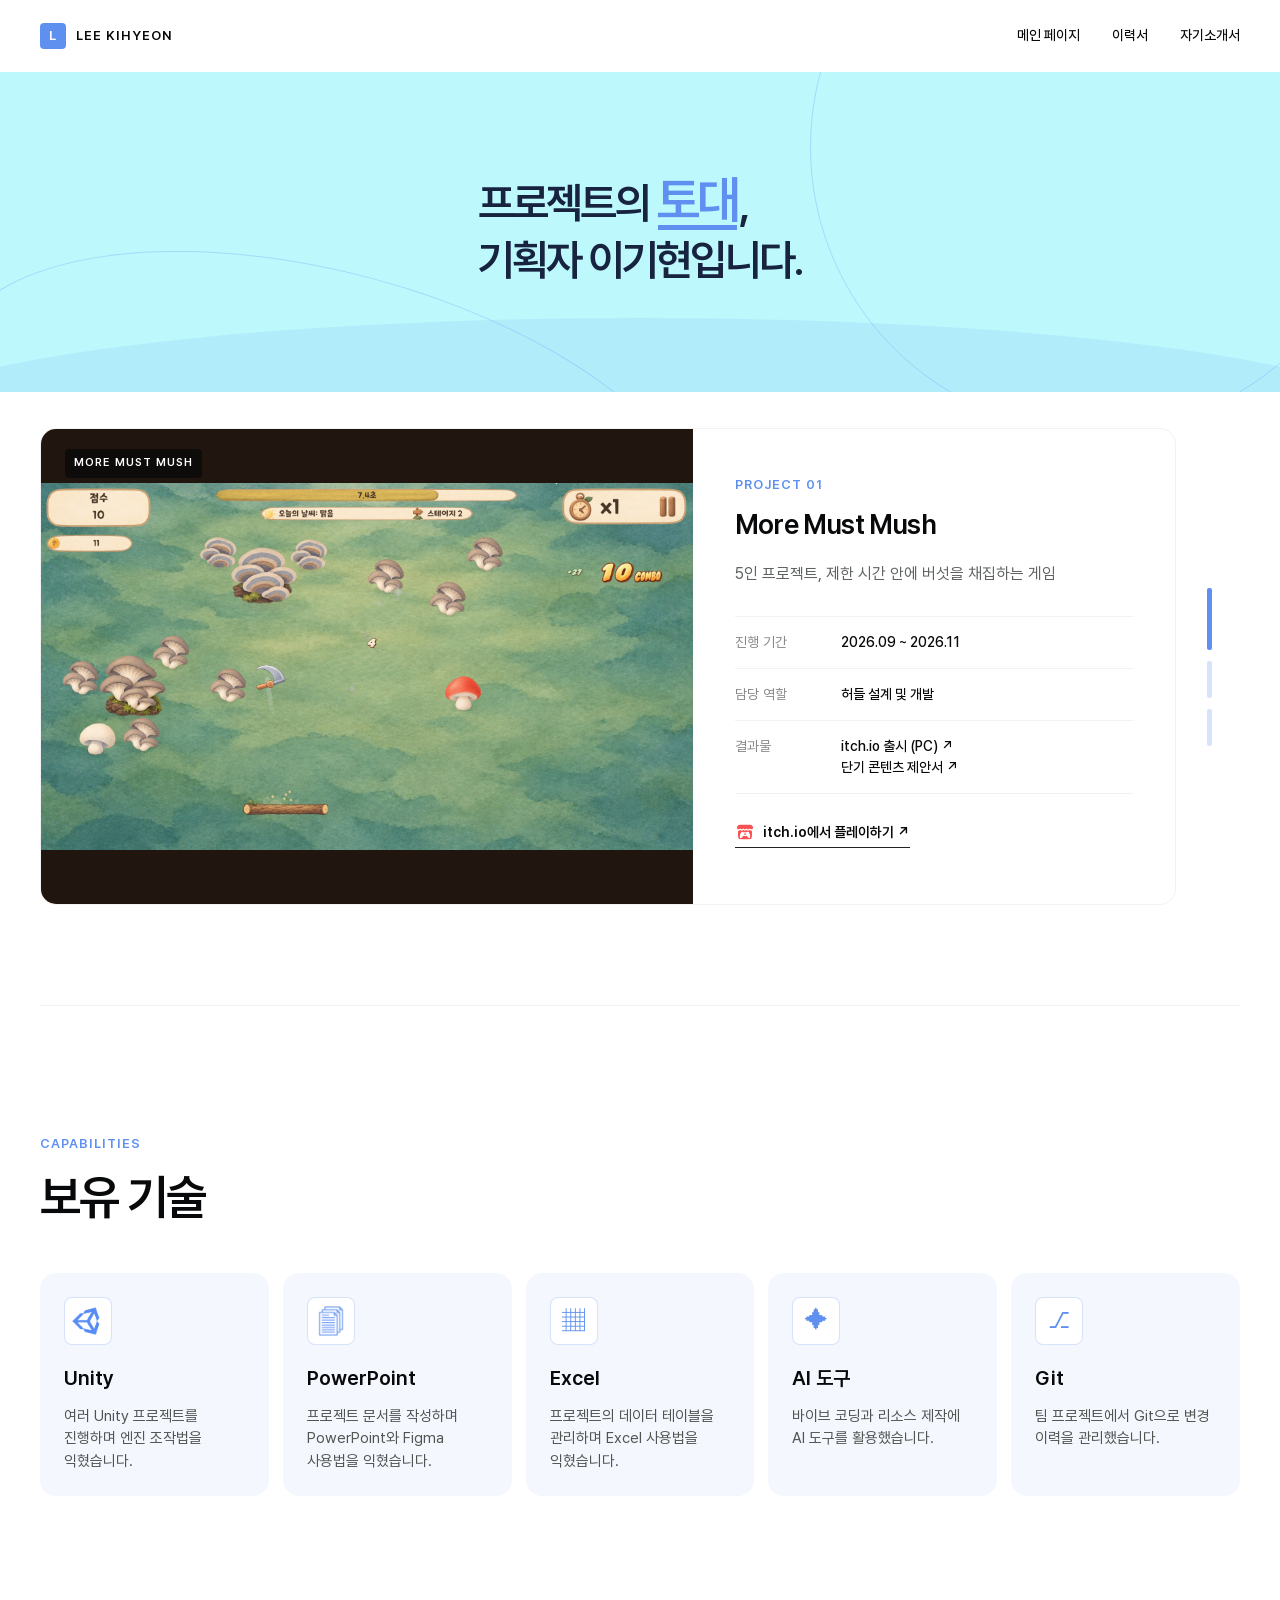
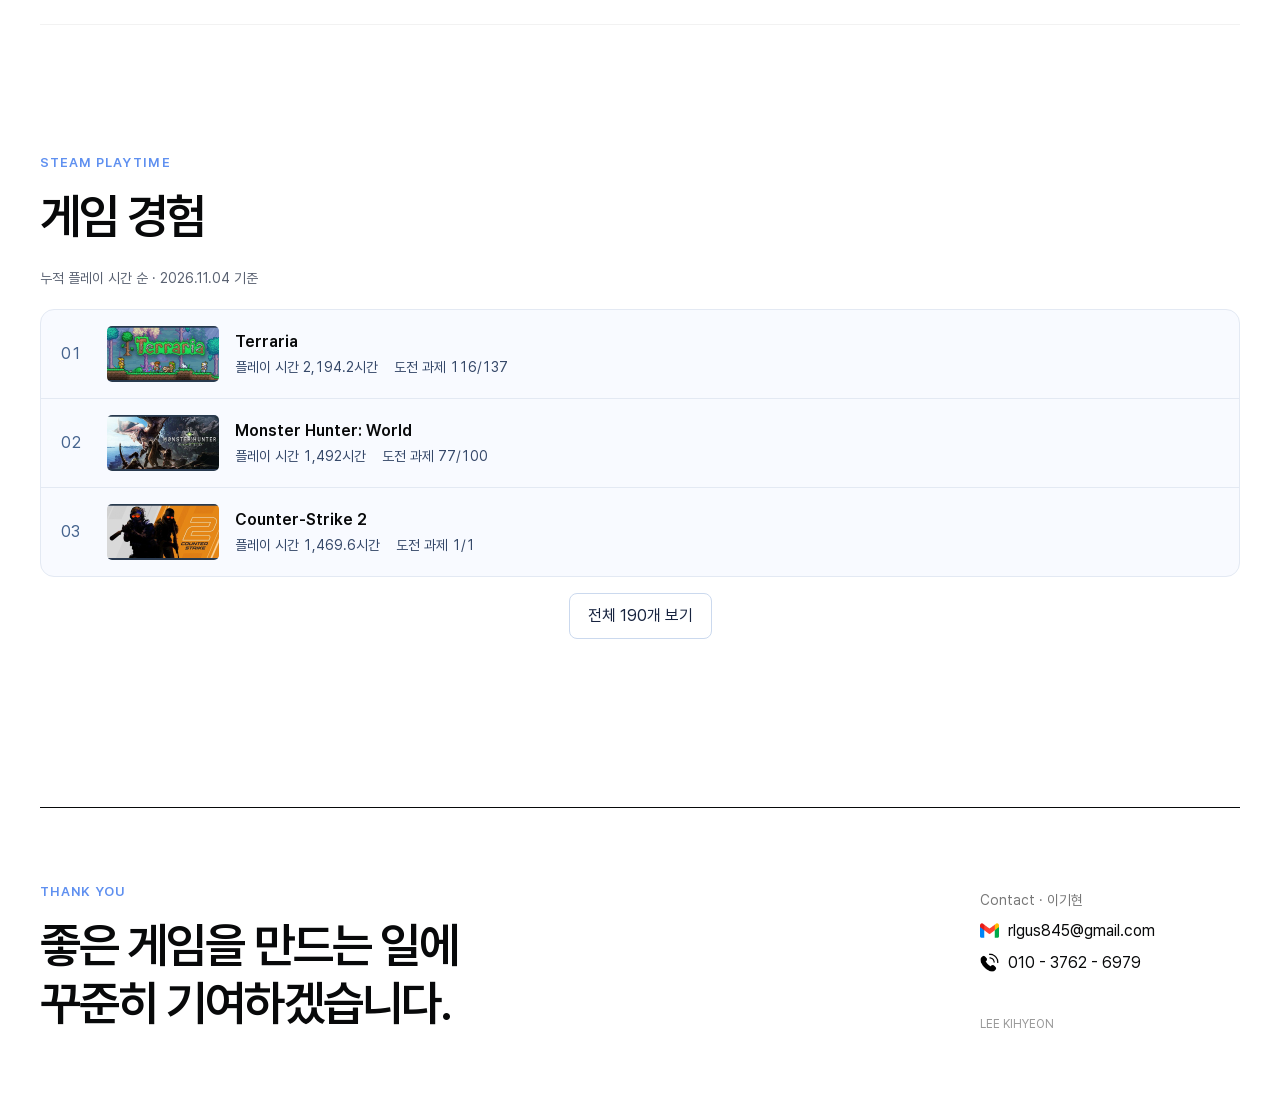
<file: index.html>
<!doctype html>
<html lang="ko"><head>
  <meta charset="utf-8">
  <meta name="viewport" content="width=device-width, initial-scale=1, viewport-fit=cover">
  <meta name="theme-color" content="#5F90F0">
  <title>이기현 | 게임 기획 포트폴리오</title>
  
  <style>
    @font-face{font-family:Pretendard;src:url("fonts/Pretendard-Regular.woff2") format("woff2");font-weight:400;font-display:swap}
    @font-face{font-family:Pretendard;src:url("fonts/Pretendard-Medium.woff2") format("woff2");font-weight:500;font-display:swap}
    @font-face{font-family:Pretendard;src:url("fonts/Pretendard-SemiBold.woff2") format("woff2");font-weight:600;font-display:swap}
    :root{--mint:#5F90F0;--ink:#08090a;--mist:#f2f2f2;--cloud:#dddddd}*{box-sizing:border-box}html{scroll-behavior:smooth;-webkit-text-size-adjust:100%}body{margin:0;color:var(--ink);background:#fff;font-family:Pretendard,-apple-system,BlinkMacSystemFont,"Apple SD Gothic Neo",sans-serif;font-size:16px;line-height:1.5;word-break:keep-all;-webkit-font-smoothing:antialiased}a{color:inherit;text-decoration:none}.topbar{position:sticky;top:0;z-index:10;display:flex;align-items:center;justify-content:space-between;height:72px;padding:0 max(24px,calc((100vw - 1200px)/2));background:#fff}.brand{display:flex;gap:10px;align-items:center;font-size:13px;font-weight:600;letter-spacing:.08em}.brand-mark{display:grid;place-items:center;width:26px;height:26px;border-radius:4px;background:var(--mint);color:#fff}nav{display:flex;gap:32px;font-size:14px;font-weight:500}nav a{padding:8px 0;border-bottom:1px solid transparent}nav a:hover{color:var(--mint);border-color:var(--mint)}
    .hero{position:relative;display:grid;min-height:calc(100svh - 72px);place-items:center;overflow:hidden;padding:80px 24px;color:#fff;background:var(--mint);isolation:isolate;text-align:center}.hero:before{position:absolute;z-index:-2;right:-10%;bottom:-45%;left:-10%;height:68%;border-radius:50% 50% 0 0;background:rgba(255,255,255,.12);content:""}.orbit{position:absolute;z-index:-1;border:1px solid rgba(255,255,255,.2);border-radius:50%}.orbit.one{top:-210px;right:-100px;width:570px;height:570px}.orbit.two{bottom:-240px;left:-5%;width:780px;height:360px;transform:rotate(15deg)}.hero-copy{max-width:850px}.eyebrow{margin:0 0 16px;color:var(--mint);font-size:13px;font-weight:600;letter-spacing:.08em}.hero .eyebrow{display:flex;justify-content:center;align-items:center;gap:9px;color:#fff}.hero .eyebrow:before{width:6px;height:6px;border-radius:50%;background:#fff;content:""}.hero h1{margin:0;font-size:clamp(44px,6vw,76px);font-weight:600;line-height:1.08;letter-spacing:-.05em}.hero em{position:relative;font-style:normal}.hero em:after{position:absolute;right:2px;bottom:-6px;left:2px;height:5px;background:#fff;content:""}.primary-button{display:inline-flex;gap:28px;align-items:center;min-height:46px;margin-top:42px;padding:10px 16px;border-radius:4px;background:var(--ink);font-size:15px;font-weight:500;box-shadow:0 2px 4px rgba(0,0,0,.08)}
    .section{max-width:1200px;margin:0 auto;padding:128px 0}.section+.section{border-top:1px solid var(--mist)}.section-heading{display:flex;align-items:end;justify-content:space-between;margin-bottom:48px}.section-heading h2{margin:0;font-size:clamp(34px,4vw,48px);line-height:1.15;letter-spacing:-.04em}.section-heading>p{margin:0;color:#666}.slider-controls{display:flex;gap:8px;align-items:center}.slider-button{display:grid;place-items:center;width:40px;height:40px;border:1px solid var(--cloud);border-radius:4px;background:#fff;color:var(--ink);font-size:20px;cursor:pointer}.slider-button:hover{border-color:var(--mint);color:var(--mint)}
    .project-viewport{margin-right:calc((1200px - 100vw)/2);padding-right:max(24px,calc((100vw - 1200px)/2));overflow:hidden}.project-track{display:flex;gap:20px;overflow-x:auto;padding:0 2px 16px;scroll-snap-type:x mandatory;scrollbar-width:thin;scrollbar-color:var(--mint) var(--mist);-webkit-overflow-scrolling:touch}.project-track::-webkit-scrollbar{height:7px}.project-track::-webkit-scrollbar-track{background:var(--mist)}.project-track::-webkit-scrollbar-thumb{background:var(--mint);border-radius:8px}.project-card{display:grid;flex:0 0 min(900px,calc(100vw - 72px));grid-template-columns:1.15fr .85fr;overflow:hidden;border:1px solid var(--mist);border-radius:16px;background:#fff;scroll-snap-align:start}.project-visual{position:relative;display:flex;align-items:center;min-height:475px;padding:32px;background:#EEF3FF}.project-card:nth-child(2) .project-visual{background:#e9ecef}.project-card:nth-child(3) .project-visual{background:#f1eee8}.visual-label{position:absolute;top:20px;left:24px;color:var(--mint);font-size:11px;font-weight:600;letter-spacing:.1em}.screen{width:100%;overflow:hidden;border-radius:12px;background:#5F90F0;color:#fff;transform:perspective(900px) rotateY(4deg);box-shadow:0 20px 50px rgba(95,144,240,.18)}.screen.gray{background:#30343a}.screen.sand{background:#4b4033}.screen-top{display:flex;align-items:center;justify-content:space-between;height:48px;padding:0 18px;border-bottom:1px solid rgba(255,255,255,.12);font-size:11px;letter-spacing:.08em}.screen-top span{opacity:.55}.screen-body{display:grid;grid-template-columns:1.4fr .8fr;min-height:270px}.map{position:relative;background:radial-gradient(circle at 42% 45%,rgba(95,144,240,.4),transparent 5%),linear-gradient(115deg,transparent 49%,rgba(255,255,255,.08) 50%,transparent 51%)}.gray .map{background:linear-gradient(145deg,#4e5965 20%,#252a30 21% 40%,#59636e 41% 60%,#30363d 61%)}.sand .map{background:radial-gradient(circle at 50% 50%,#d5bb80 1%,transparent 2%),repeating-linear-gradient(45deg,#7f6a49 0 16px,#6f5a3b 16px 32px)}.node{position:absolute;width:34px;height:34px;border:1px solid rgba(255,255,255,.25);transform:rotate(45deg)}.node:nth-child(1){top:20%;left:15%}.node:nth-child(2){top:42%;left:43%}.node:nth-child(3){top:18%;left:70%}.node:nth-child(4){top:70%;left:25%}.node:nth-child(5){top:68%;left:72%}.screen-panel{padding:32px 22px;background:rgba(0,0,0,.16)}.screen-panel span{color:#5F90F0;font-size:10px;letter-spacing:.1em}.screen-panel b{display:block;margin:14px 0;font-size:17px}.screen-panel small{font-size:12px;line-height:1.6;opacity:.6}.progress{height:4px;margin-top:34px;background:rgba(255,255,255,.14)}.progress i{display:block;width:62%;height:100%;background:#5F90F0}.project-info{padding:46px 42px}.project-index{margin:0;color:var(--mint);font-size:13px;font-weight:600;letter-spacing:.08em}.project-info h3{margin:12px 0 20px;font-size:27px;line-height:1.3;letter-spacing:-.03em}.project-summary{margin:0 0 30px;color:#5f6361}.project-info dl{margin:0;border-top:1px solid var(--mist)}.project-info dl div{display:grid;grid-template-columns:92px 1fr;gap:14px;padding:15px 0;border-bottom:1px solid var(--mist)}dt{color:#888;font-size:14px}dd{margin:0;font-size:14px;font-weight:500}.text-link{display:inline-flex;gap:30px;margin-top:28px;padding-bottom:4px;border-bottom:1px solid #222;font-size:14px;font-weight:600}
    .skill-icon{display:grid;place-items:center;width:48px;height:48px;border:1px solid rgba(95,144,240,.18);border-radius:8px;background:#fff;color:var(--mint);font-size:23px}.game-grid{display:grid;grid-template-columns:1fr 1fr;gap:20px}.game-card{overflow:hidden;border:1px solid var(--mist);border-radius:16px}.game-visual{position:relative;display:grid;aspect-ratio:16/9;place-items:center;background:#5F90F0;color:#fff;font-size:90px}.game-visual.light{background:#EEF3FF;color:var(--mint)}.game-number{position:absolute;top:20px;left:24px;font-size:12px;letter-spacing:.1em;opacity:.7}.game-copy{padding:28px}.game-copy p{margin:0 0 8px;color:var(--mint);font-size:13px;font-weight:600}.game-copy h3{margin:0 0 10px;font-size:27px}.game-copy span{color:#666;font-size:15px}footer{display:grid;grid-template-columns:1fr auto;gap:60px;max-width:1200px;margin:40px auto 0;padding:74px 0 60px;border-top:1px solid var(--ink)}footer h2{margin:0;font-size:clamp(32px,4vw,48px);line-height:1.2;letter-spacing:-.04em}.footer-meta{display:flex;flex-direction:column;align-items:flex-start;justify-content:flex-end;gap:8px;min-width:260px}.footer-meta p{margin:0;color:#777;font-size:14px}.footer-meta a{border-bottom:1px solid;font-weight:600}.footer-meta .footer-phone{border:0;font-weight:400}.footer-meta small{margin-top:32px;color:#999;font-size:12px}
    @media(max-width:1248px){.section,footer{margin-right:24px;margin-left:24px}.project-viewport{margin-right:-24px;padding-right:24px}}@media(max-width:760px){.topbar{height:62px;padding:0 20px}nav{display:none}.hero{min-height:calc(100svh - 62px);padding:72px 20px 56px}.hero h1{font-size:43px}.section{margin-right:20px;margin-left:20px;padding:88px 0}.section-heading{display:block;margin-bottom:34px}.section-heading>p{margin-top:18px;font-size:15px}.slider-controls{margin-top:22px}.project-viewport{margin-right:-20px;padding-right:20px}.project-card{grid-template-columns:1fr;flex-basis:calc(100vw - 56px)}.project-visual{min-height:300px;padding:20px}.screen{transform:none}.screen-body{grid-template-columns:1fr;min-height:210px}.screen-panel{display:none}.project-info{padding:32px 24px}.project-info h3{font-size:24px}.project-info dl div{grid-template-columns:82px 1fr}.game-grid{grid-template-columns:1fr}footer{grid-template-columns:1fr;gap:45px;margin:20px 20px 0;padding:58px 0 42px}.footer-meta{min-width:0}}@media(prefers-reduced-motion:reduce){html{scroll-behavior:auto}.project-track{scroll-behavior:auto}}
    .project-screenshot{display:block;width:100%;height:100%;min-height:475px;object-fit:contain;object-position:center;border-radius:0}.project-visual.has-image{padding:0;background:#21160f}.project-visual.has-image .visual-label{z-index:1;padding:6px 9px;background:rgba(8,9,10,.72);color:#fff;border-radius:4px}@media(max-width:760px){.project-screenshot{min-height:300px}}
    .hero{display:flex;flex-direction:column;justify-content:space-between;align-items:center;min-height:calc(100svh - 72px);padding:64px 24px 34px;background:#5F90F0;text-align:center}.hero-copy{position:relative;z-index:2;align-self:flex-start;width:100%;padding:0;border:0;border-radius:0;background:transparent;backdrop-filter:none}.hero-copy h1{max-width:none;font-size:clamp(15px,4.3vw,64px);white-space:nowrap;letter-spacing:-.065em}.hero em{color:#9CFFFDFF}.hero em:after{background:#9CFFFDFF}.hero-media{display:flex;flex-direction:column;align-items:center;width:100%}.hero-gallery{position:relative;z-index:1;display:flex;width:min(1000px,100%);height:clamp(250px,39vw,440px);overflow-x:auto;border:0;border-radius:0;background:transparent;scroll-snap-type:x mandatory;scrollbar-width:none;-webkit-overflow-scrolling:touch;opacity:.38}.hero-gallery::-webkit-scrollbar{display:none}.hero-gallery img{display:block;box-sizing:border-box;flex:0 0 100%;width:100%;height:100%;padding:7%;object-fit:contain;scroll-snap-align:center}.hero-gallery-pagination{position:relative;z-index:2;bottom:auto;left:auto;display:flex;gap:10px;margin-top:-14px;transform:none}.hero-page{width:42px;height:6px;padding:0;border:0;border-radius:2px;background:rgba(255,255,255,.48);cursor:pointer;transition:width .2s,background .2s}.hero-page[aria-current="true"]{width:68px;background:#fff}.hero-page:hover{background:rgba(255,255,255,.9)}@media(max-width:760px){.hero{min-height:calc(100svh - 62px);padding:52px 20px 26px}.hero-copy h1{font-size:clamp(15px,4.3vw,64px)}.hero-gallery{width:100%;height:300px}.hero-gallery img{padding:5%}.hero-gallery-pagination{margin-top:-8px}}
    .hero-copy{position:absolute;top:50%;left:50%;z-index:2;display:flex;justify-content:center;width:100%;transform:translate(-50%,-50%);text-align:center}.hero-media{margin-top:auto}.hero h1 em{display:inline-block;font-size:calc(1em + 8px);line-height:.9}.hero-gallery img{padding:10%}.hero-gallery-pagination{margin-top:-24px}.project-title{display:flex;align-items:center;gap:10px;margin:12px 0 20px}.project-title h3{margin:0}.project-icon{width:36px;height:36px;flex:0 0 36px;border-radius:6px;object-fit:cover}.text-link .link-icon{width:20px;height:20px;flex:0 0 20px;object-fit:contain}.text-link.with-icon{gap:8px}.project-viewport{margin:0;padding:0;overflow:visible}.project-track{flex-direction:column;gap:24px;overflow:visible;padding:0;scroll-snap-type:none}.project-card{width:100%;flex:0 0 auto;scroll-margin-top:92px}.project-card:not(.is-active){display:none}.project-card.is-active{animation:project-card-in .28s ease-out}@keyframes project-card-in{from{opacity:0;transform:translateY(10px)}to{opacity:1;transform:translateY(0)}}#projects{position:relative}#projects .project-pagination{position:absolute;top:318px;right:-50px;z-index:3;display:flex;flex-direction:column;gap:11px;align-items:center}#projects .project-page{width:5px;height:37px;padding:0;border:0;border-radius:2px;background:rgba(95,144,240,.22);cursor:pointer;transition:height .2s,background .2s}#projects .project-page[aria-current="true"]{height:62px;background:var(--mint)}#projects .project-page:hover{background:rgba(95,144,240,.7)}@media(max-width:1280px){#projects .project-pagination{right:-28px}}@media(max-width:760px){.hero-gallery img{padding:8.5%}.hero-gallery-pagination{margin-top:-16px}.project-icon{width:32px;height:32px;flex-basis:32px}.project-card{flex-basis:auto}#projects .project-pagination{position:static;flex-direction:row;justify-content:center;margin-top:22px;gap:9px}#projects .project-page{width:30px;height:5px}#projects .project-page[aria-current="true"]{width:52px;height:5px}}
    footer .footer-meta a,footer .footer-meta .footer-phone{border-bottom:0;font-weight:400;text-decoration:none}.contact-item{display:flex;align-items:center;gap:9px;font-weight:400}.contact-icon{width:19px;height:19px;flex:0 0 19px;object-fit:contain}.hero{background:#BDF8FC;color:#17233F}.hero:before{background:rgba(95,144,240,.12)}.hero .orbit{border-color:rgba(95,144,240,.2)}.hero em{color:#5F90F0}.hero em:after{background:#5F90F0}.hero-page{background:rgba(95,144,240,.28)}.hero-page[aria-current="true"]{background:#5F90F0}.hero-page:hover{background:rgba(95,144,240,.6)}
    :root{--mint:#5F90F0}.hero{background:#BDF8FC;color:#17233F}.hero:before{background:rgba(95,144,240,.12)}.hero .orbit{border-color:rgba(95,144,240,.28)}.hero em{color:#5F90F0}.hero em:after{background:#5F90F0}.hero-page{background:rgba(95,144,240,.32)}.hero-page[aria-current="true"]{background:#5F90F0}.hero-page:hover{background:rgba(95,144,240,.65)}.project-visual{background:#EEF3FF}.screen,.game-visual{background:#5F90F0}.screen{box-shadow:0 20px 50px rgba(95,144,240,.22)}.map{background:radial-gradient(circle at 42% 45%,rgba(95,144,240,.4),transparent 5%),linear-gradient(115deg,transparent 49%,rgba(255,255,255,.08) 50%,transparent 51%)}.screen-panel span,.progress i{color:#5F90F0;background:#5F90F0}.skill-icon{border-color:rgba(95,144,240,.25);color:#5F90F0}.game-visual.light{background:#EEF3FF;color:#5F90F0}#projects .project-page{background:rgba(95,144,240,.25)}#projects .project-page:hover{background:rgba(95,144,240,.72)}
    .skill-icon img{display:block;width:30px;height:30px;object-fit:contain}.skill-card:first-child .skill-icon img{transform:translateX(-2px)}
    .hero{display:grid;grid-template-columns:minmax(0,min(835px,52vw)) minmax(0,1fr);grid-template-rows:1fr;gap:48px;align-items:start;justify-items:stretch;min-height:calc(100svh - 72px);padding:84px max(5vw,calc((100vw - 1724px)/2)) 88px;text-align:left}.hero-copy{position:relative;top:auto;left:auto;z-index:2;display:flex;grid-column:2;grid-row:1;align-items:center;justify-content:flex-start;align-self:start;width:auto;height:min(512px,31.9vw);margin-top:0;transform:none;text-align:left}.hero-copy h1{max-width:590px;font-size:clamp(40px,3.35vw,64px);line-height:1.32;white-space:normal;letter-spacing:-.065em}.hero-copy h1 .hero-line-break{display:block}.hero-media{position:relative;z-index:1;grid-column:1;grid-row:1;align-self:start;justify-self:start;width:100%;max-width:850px;margin:0;padding-bottom:44px}.hero-gallery{width:100%;height:auto;aspect-ratio:1.63}.hero-gallery img{padding:0;object-fit:contain}.hero-gallery-pagination{justify-content:center;margin-top:46px}@media(max-width:960px){.hero{display:flex;flex-direction:column;justify-content:flex-start;gap:34px;align-items:stretch;min-height:calc(100svh - 62px);padding:54px 20px 34px}.hero-copy{order:1;display:block;align-self:stretch;height:auto;margin:0;text-align:center}.hero-copy h1{max-width:none;font-size:clamp(28px,7vw,48px);line-height:1.2}.hero-copy h1 .hero-line-break{display:inline}.hero-media{order:2;align-self:center;width:min(100%,720px);padding-bottom:24px}.hero-gallery-pagination{margin-top:12px}}
    .hero-gallery{opacity:1}

    /* Centered introduction with project cards immediately below. */
    .hero {
      display: grid;
      grid-template-columns: 1fr;
      min-height: 320px;
      padding: 64px 24px;
      place-items: center;
      text-align: center;
    }
    .hero-copy {
      position: relative;
      grid-column: auto;
      grid-row: auto;
      align-self: center;
      justify-self: center;
      width: fit-content;
      height: auto;
      text-align: left;
    }
    .hero-copy h1 {
      max-width: none;
      font-size: clamp(36px, 3.35vw, 64px);
      line-height: 1.32;
    }
    #projects {
      width: calc(100% - 80px);
      max-width: 1264px;
      margin: 0 auto;
      padding: 36px 0 100px;
    }
    .project-section-title {
      position: absolute;
      width: 1px;
      height: 1px;
      padding: 0;
      margin: -1px;
      overflow: hidden;
      clip-path: inset(50%);
      white-space: nowrap;
      border: 0;
    }
    #projects .project-viewport {position: relative;max-width: 1200px;margin: 0 64px 0 0;}
    #projects .project-pagination {top: 50%;right: -36px;transform: translateY(-50%);}
    @media (max-width: 960px) {
      .hero {min-height: 280px;padding: 60px 20px;}
      .hero-copy {display: block;align-self: center;}
      .hero-copy h1 {font-size: clamp(28px, 5vw, 48px);}
      #projects {width: calc(100% - 48px);padding-top: 32px;}
      #projects .project-viewport {margin-right: 24px;}
      #projects .project-pagination {right: -18px;}
    }
    @media (max-width: 760px) {
      .hero {min-height: 250px;padding: 48px 20px;}
      .hero-copy h1 {font-size: clamp(26px, 6.8vw, 40px);}
      #projects {width: auto;margin-right: 20px;margin-left: 20px;padding-top: 28px;padding-bottom: 72px;}
      #projects .project-viewport {display: flex;flex-direction: column;margin-right: 0;}
      #projects .project-pagination {position: static;order: 2;transform: none;}
    }

    .skill-grid {
      display: grid;
      grid-template-columns: repeat(5, minmax(0, 1fr));
      gap: 14px;
    }
    .skill-card {
      display: flex;
      flex-direction: column;
      gap: 12px;
      padding: 24px;
      border-radius: 16px;
      background: rgba(95,144,240,.07);
    }
    .skill-card h3 {margin: 6px 0 0;font-size: 20px;}
    .skill-card p {margin: 0;color: #505552;font-size: 15px;}
    @media (min-width: 761px) and (max-width: 1099px) {
      .skill-grid {grid-template-columns: repeat(6, minmax(0, 1fr));}
      .skill-card {grid-column: span 2;}
      .skill-card:nth-child(4) {grid-column: 2 / span 2;}
    }
    @media (max-width: 760px) {
      .skill-grid {grid-template-columns: minmax(0, 1fr);}
      .skill-card {
        display: grid;
        grid-template-columns: 48px minmax(0, 1fr);
        gap: 4px 14px;
        align-items: center;
        padding: 20px;
      }
      .skill-icon {grid-row: span 2;}
      .skill-card h3 {margin: 0;}
    }

    .steam-caption {margin: -24px 0 20px;color: #596171;font-size: 14px;}
    .steam-playtime {display: flex;flex-direction: column;align-items: stretch;gap: 16px;}
    .steam-games {
      margin: 0;padding: 0;list-style: none;
      border: 1px solid #e3e9f3;border-radius: 14px;background: #f8faff;
    }
    .steam-games li {
      display: grid;grid-template-columns: 3ch clamp(72px, 14vw, 112px) minmax(0,1fr);
      align-items: center;gap: 16px;padding: 16px 20px;
    }
    .steam-games li + li {border-top: 1px solid #e3e9f3;}
    .steam-thumbnail {display: block;width: 100%;height: auto;border-radius: 5px;}
    .steam-game-info {display: flex;flex-wrap: wrap;gap: 3px 16px;}
    .steam-game-info strong {flex-basis: 100%;overflow-wrap: anywhere;}
    .steam-rank {color: #45638e;font-variant-numeric: tabular-nums;}
    .steam-duration, .steam-achievements {color: #354869;font-size: 14px;white-space: nowrap;font-variant-numeric: tabular-nums;}
    .steam-toggle[aria-expanded="false"] + .steam-games li:nth-child(n+4) {display: none;}
    .steam-toggle[aria-expanded="true"] + .steam-games {
      max-height: min(26rem, 58vh);overflow-y: auto;scrollbar-gutter: stable;
    }
    .steam-toggle {
      order: 1;align-self: center;padding: 10px 18px;border: 1px solid #cbd9ee;
      border-radius: 8px;background: #fff;color: #17233f;font: inherit;cursor: pointer;
    }
    .steam-toggle:hover {background: #eef4ff;}
    @media (max-width: 760px) {
      .steam-caption {margin-top: -14px;}
      .steam-games li {gap: 10px;padding: 14px 12px;}
    }
  </style>
</head>
<body class="">
  <header class="topbar"><a class="brand" href="index.html"><span class="brand-mark">L</span><span>LEE KIHYEON</span></a><nav aria-label="페이지 이동"><a class="active" href="index.html">메인 페이지</a><a href="resume.html">이력서</a><a href="cover-letter.html">자기소개서</a></nav></header>
  <main>
    <section class="hero" id="top"><i class="orbit one"></i><i class="orbit two"></i><div class="hero-copy"><h1 class="">프로젝트의 <em>토대</em>,<br>기획자 이기현입니다.</h1></div></section>
    <section class="section" id="projects" aria-labelledby="projectSectionTitle">
      <h2 class="project-section-title" id="projectSectionTitle">프로젝트 경험</h2>
      <div class="project-viewport">
        <div class="project-pagination" aria-label="프로젝트 선택">
          <button class="project-page" type="button" data-project-page="0" aria-label="PROJECT 01 More Must Mush 보기" aria-current="true"></button>
          <button class="project-page" type="button" data-project-page="1" aria-label="PROJECT 02 High Num 보기" aria-current="false"></button>
          <button class="project-page" type="button" data-project-page="2" aria-label="PROJECT 03 마인스톡 보기" aria-current="false"></button>
        </div>
        <div class="project-track" id="projectTrack">
          <article class="project-card is-active" aria-hidden="false">
            <div class="project-visual has-image">
              <div class="visual-label">MORE MUST MUSH</div>
              <img class="project-screenshot" src="images/more-must-mush.png" alt="More Must Mush 버섯 채집 플레이 화면">
            </div>
            <div class="project-info">
              <p class="project-index">PROJECT 01</p>
              <div class="project-title"><h3>More Must Mush</h3></div>
              <p class="project-summary">5인 프로젝트, 제한 시간 안에 버섯을 채집하는 게임</p>
              <dl>
                <div><dt>진행 기간</dt><dd>2026.09 ~ 2026.11</dd></div>
                <div><dt>담당 역할</dt><dd>허들 설계 및 개발</dd></div>
                <div>
                  <dt>결과물</dt>
                  <dd>
                    <a href="https://minsung0421.itch.io/moremustmush" target="_blank" rel="noopener noreferrer">itch.io 출시 (PC) ↗</a><br>
                    <a href="https://drive.google.com/file/d/1-B-OJGYaxm7MP7AesrlG05VeEqw1gdjW/view?usp=drive_link" target="_blank" rel="noopener noreferrer">단기 콘텐츠 제안서 ↗</a>
                  </dd>
                </div>
              </dl>
              <a class="text-link with-icon" href="https://minsung0421.itch.io/moremustmush" target="_blank" rel="noopener noreferrer"><img class="link-icon" src="images/itch-icon.png" alt="">itch.io에서 플레이하기 ↗</a>
            </div>
          </article>
          <article class="project-card" aria-hidden="true"><div class="project-visual has-image"><div class="visual-label">HIGHNUM</div><img class="project-screenshot" src="images/highnum.png" alt="하이넘 게임 플레이 화면"></div><div class="project-info"><p class="project-index">PROJECT 02</p><div class="project-title"><img class="project-icon" src="images/highnum-icon.png" alt="하이넘 아이콘"><h3>High Num</h3></div><p class="project-summary">5인 프로젝트, Unity 기반 로그라이크 게임</p><dl><div><dt>진행 기간</dt><dd>2026.08 ~ 2026.09</dd></div><div><dt>담당 역할</dt><dd>시스템 기획 · 프로그래밍</dd></div><div><dt>결과물</dt><dd><a href="https://panasaga.itch.io/highnum" target="_blank" rel="noopener noreferrer">itch.io 출시 ↗</a><br><a href="https://drive.google.com/file/d/1bH8mo7WPFVuDRl3oOy-CSsLxg3vRgLzZ/view?usp=drive_link" target="_blank" rel="noopener noreferrer">이벤트 및 보상 시스템 기획서 ↗</a><br><a href="https://drive.google.com/file/d/1QoIE6mO0nk5Xbg2mynd-JQXiUhP5mNI3/view?usp=drive_link" target="_blank" rel="noopener noreferrer">데이터 테이블 구조도 ↗</a></dd></div></dl><a class="text-link with-icon" href="https://panasaga.itch.io/highnum" target="_blank" rel="noopener noreferrer"><img class="link-icon" src="images/itch-icon.png" alt="">itch.io에서 플레이하기 ↗</a></div></article>
          <article class="project-card" aria-hidden="true"><div class="project-visual has-image"><div class="visual-label">MINESTOCK</div><img class="project-screenshot" src="images/minestock.png" alt="마인스톡 게임 플레이 화면"></div><div class="project-info"><p class="project-index">PROJECT 03</p><div class="project-title"><img class="project-icon" src="images/minestock-icon.png" alt="마인스톡 아이콘"><h3>마인스톡</h3></div><p class="project-summary">3인 프로젝트, Unity 기반 클리커 게임</p><dl><div><dt>진행 기간</dt><dd>2026.07</dd></div><div><dt>담당 역할</dt><dd>이미지 리소스 · 사운드 리소스</dd></div><div><dt>결과물</dt><dd><a href="https://docs.google.com/spreadsheets/d/14z6vJ1G5oFnON3kpvcNvYBlzzcKoESQh-5h1Ldtansw/edit?usp=drive_link" target="_blank" rel="noopener noreferrer">리소스 명세서 ↗</a><br><a href="https://drive.google.com/drive/folders/1u8IeS9hOO1J9t3b3Bjmz3twvjLvbykMA?usp=drive_link" target="_blank" rel="noopener noreferrer">리소스 모음 폴더 ↗</a></dd></div></dl></div></article>
        </div>
      </div>
    </section>
    <section class="section" id="skills" aria-labelledby="skills-title">
      <div class="section-heading"><div><p class="eyebrow">CAPABILITIES</p><h2 id="skills-title">보유 기술</h2></div></div>
      <div class="skill-grid">
        <article class="skill-card">
          <div class="skill-icon" aria-hidden="true"><img src="images/unity.png?v=2" alt=""></div>
          <h3>Unity</h3>
          <p>여러 Unity 프로젝트를 진행하며 엔진 조작법을 익혔습니다.</p>
        </article>
        <article class="skill-card">
          <div class="skill-icon" aria-hidden="true"><img src="images/document.png?v=1" alt=""></div>
          <h3>PowerPoint</h3>
          <p>프로젝트 문서를 작성하며 PowerPoint와 Figma 사용법을 익혔습니다.</p>
        </article>
        <article class="skill-card">
          <div class="skill-icon" aria-hidden="true">▦</div>
          <h3>Excel</h3>
          <p>프로젝트의 데이터 테이블을 관리하며 Excel 사용법을 익혔습니다.</p>
        </article>
        <article class="skill-card">
          <div class="skill-icon" aria-hidden="true">✦</div>
          <h3>AI 도구</h3>
          <p>바이브 코딩과 리소스 제작에 AI 도구를 활용했습니다.</p>
        </article>
        <article class="skill-card">
          <div class="skill-icon" aria-hidden="true">⎇</div>
          <h3>Git</h3>
          <p>팀 프로젝트에서 Git으로 변경 이력을 관리했습니다.</p>
        </article>
      </div>
    </section>
    <section class="section" id="games" aria-labelledby="games-title">
      <div class="section-heading"><div><p class="eyebrow">STEAM PLAYTIME</p><h2 id="games-title">게임 경험</h2></div></div>
      <p class="steam-caption">누적 플레이 시간 순 · 2026.11.04 기준</p>
      <div class="steam-playtime">
        <button type="button" class="steam-toggle" aria-expanded="false" aria-controls="steam-games">전체 190개 보기</button>
        <ol class="steam-games" id="steam-games" role="list" aria-label="Steam 게임의 누적 플레이 시간과 도전 과제">
          <li>
            <span class="steam-rank" aria-hidden="true">01</span>
            <img class="steam-thumbnail" src="images/steam/105600.jpeg" alt="" width="112" height="56" loading="lazy">
            <div class="steam-game-info">
              <strong>Terraria</strong>
              <span class="steam-duration">플레이 시간 2,194.2시간</span>
              <span class="steam-achievements">도전 과제 116/137</span>
            </div>
          </li>
          <li>
            <span class="steam-rank" aria-hidden="true">02</span>
            <img class="steam-thumbnail" src="images/steam/582010.jpeg" alt="" width="112" height="56" loading="lazy">
            <div class="steam-game-info">
              <strong>Monster Hunter: World</strong>
              <span class="steam-duration">플레이 시간 1,492시간</span>
              <span class="steam-achievements">도전 과제 77/100</span>
            </div>
          </li>
          <li>
            <span class="steam-rank" aria-hidden="true">03</span>
            <img class="steam-thumbnail" src="images/steam/730.jpeg" alt="" width="112" height="56" loading="lazy">
            <div class="steam-game-info">
              <strong>Counter-Strike 2</strong>
              <span class="steam-duration">플레이 시간 1,469.6시간</span>
              <span class="steam-achievements">도전 과제 1/1</span>
            </div>
          </li>
          <li>
            <span class="steam-rank" aria-hidden="true">04</span>
            <img class="steam-thumbnail" src="images/steam/578080.jpeg" alt="" width="112" height="56" loading="lazy">
            <div class="steam-game-info">
              <strong>PUBG: BATTLEGROUNDS</strong>
              <span class="steam-duration">플레이 시간 1,059.3시간</span>
              <span class="steam-achievements">도전 과제 33/37</span>
            </div>
          </li>
          <li>
            <span class="steam-rank" aria-hidden="true">05</span>
            <img class="steam-thumbnail" src="images/steam/1281930.jpeg" alt="" width="112" height="56" loading="lazy">
            <div class="steam-game-info">
              <strong>tModLoader</strong>
              <span class="steam-duration">플레이 시간 1,043.6시간</span>
              <span class="steam-achievements">도전 과제 표시 없음</span>
            </div>
          </li>
          <li>
            <span class="steam-rank" aria-hidden="true">06</span>
            <img class="steam-thumbnail" src="images/steam/271590.jpeg" alt="" width="112" height="56" loading="lazy">
            <div class="steam-game-info">
              <strong>Grand Theft Auto V 레거시</strong>
              <span class="steam-duration">플레이 시간 999.4시간</span>
              <span class="steam-achievements">도전 과제 40/77</span>
            </div>
          </li>
          <li>
            <span class="steam-rank" aria-hidden="true">07</span>
            <img class="steam-thumbnail" src="images/steam/250900.jpeg" alt="" width="112" height="56" loading="lazy">
            <div class="steam-game-info">
              <strong>The Binding of Isaac: Rebirth</strong>
              <span class="steam-duration">플레이 시간 884.1시간</span>
              <span class="steam-achievements">도전 과제 641/641</span>
            </div>
          </li>
          <li>
            <span class="steam-rank" aria-hidden="true">08</span>
            <img class="steam-thumbnail" src="images/steam/1973530.jpeg" alt="" width="112" height="56" loading="lazy">
            <div class="steam-game-info">
              <strong>Limbus Company</strong>
              <span class="steam-duration">플레이 시간 881.7시간</span>
              <span class="steam-achievements">도전 과제 표시 없음</span>
            </div>
          </li>
          <li>
            <span class="steam-rank" aria-hidden="true">09</span>
            <img class="steam-thumbnail" src="images/steam/49520.jpeg" alt="" width="112" height="56" loading="lazy">
            <div class="steam-game-info">
              <strong>Borderlands 2</strong>
              <span class="steam-duration">플레이 시간 860.5시간</span>
              <span class="steam-achievements">도전 과제 75/75</span>
            </div>
          </li>
          <li>
            <span class="steam-rank" aria-hidden="true">10</span>
            <img class="steam-thumbnail" src="images/steam/359550.jpeg" alt="" width="112" height="56" loading="lazy">
            <div class="steam-game-info">
              <strong>톰 클랜시의 레인보우식스 시즈</strong>
              <span class="steam-duration">플레이 시간 829.8시간</span>
              <span class="steam-achievements">도전 과제 표시 없음</span>
            </div>
          </li>
          <li>
            <span class="steam-rank" aria-hidden="true">11</span>
            <img class="steam-thumbnail" src="images/steam/646570.jpeg" alt="" width="112" height="56" loading="lazy">
            <div class="steam-game-info">
              <strong>Slay the Spire</strong>
              <span class="steam-duration">플레이 시간 754.9시간</span>
              <span class="steam-achievements">도전 과제 46/46</span>
            </div>
          </li>
          <li>
            <span class="steam-rank" aria-hidden="true">12</span>
            <img class="steam-thumbnail" src="images/steam/1049590.jpeg" alt="" width="112" height="56" loading="lazy">
            <div class="steam-game-info">
              <strong>이터널 리턴</strong>
              <span class="steam-duration">플레이 시간 627.5시간</span>
              <span class="steam-achievements">도전 과제 표시 없음</span>
            </div>
          </li>
          <li>
            <span class="steam-rank" aria-hidden="true">13</span>
            <img class="steam-thumbnail" src="images/steam/1085660.jpeg" alt="" width="112" height="56" loading="lazy">
            <div class="steam-game-info">
              <strong>데스티니 가디언즈</strong>
              <span class="steam-duration">플레이 시간 518.8시간</span>
              <span class="steam-achievements">도전 과제 18/23</span>
            </div>
          </li>
          <li>
            <span class="steam-rank" aria-hidden="true">14</span>
            <img class="steam-thumbnail" src="images/steam/453480.jpeg" alt="" width="112" height="56" loading="lazy">
            <div class="steam-game-info">
              <strong>Shadowverse</strong>
              <span class="steam-duration">플레이 시간 253.2시간</span>
              <span class="steam-achievements">도전 과제 표시 없음</span>
            </div>
          </li>
          <li>
            <span class="steam-rank" aria-hidden="true">15</span>
            <img class="steam-thumbnail" src="images/steam/113200.jpeg" alt="" width="112" height="56" loading="lazy">
            <div class="steam-game-info">
              <strong>The Binding of Isaac</strong>
              <span class="steam-duration">플레이 시간 231.3시간</span>
              <span class="steam-achievements">도전 과제 85/99</span>
            </div>
          </li>
          <li>
            <span class="steam-rank" aria-hidden="true">16</span>
            <img class="steam-thumbnail" src="images/steam/239140.jpeg" alt="" width="112" height="56" loading="lazy">
            <div class="steam-game-info">
              <strong>Dying Light</strong>
              <span class="steam-duration">플레이 시간 172.8시간</span>
              <span class="steam-achievements">도전 과제 53/78</span>
            </div>
          </li>
          <li>
            <span class="steam-rank" aria-hidden="true">17</span>
            <img class="steam-thumbnail" src="images/steam/550.jpeg" alt="" width="112" height="56" loading="lazy">
            <div class="steam-game-info">
              <strong>Left 4 Dead 2</strong>
              <span class="steam-duration">플레이 시간 168.8시간</span>
              <span class="steam-achievements">도전 과제 46/101</span>
            </div>
          </li>
          <li>
            <span class="steam-rank" aria-hidden="true">18</span>
            <img class="steam-thumbnail" src="images/steam/3557620.jpeg" alt="" width="112" height="56" loading="lazy">
            <div class="steam-game-info">
              <strong>블루 아카이브</strong>
              <span class="steam-duration">플레이 시간 163.2시간</span>
              <span class="steam-achievements">도전 과제 표시 없음</span>
            </div>
          </li>
          <li>
            <span class="steam-rank" aria-hidden="true">19</span>
            <img class="steam-thumbnail" src="images/steam/1623730.jpeg" alt="" width="112" height="56" loading="lazy">
            <div class="steam-game-info">
              <strong>Palworld / 팰월드</strong>
              <span class="steam-duration">플레이 시간 133.7시간</span>
              <span class="steam-achievements">도전 과제 12/75</span>
            </div>
          </li>
          <li>
            <span class="steam-rank" aria-hidden="true">20</span>
            <img class="steam-thumbnail" src="images/steam/977950.jpeg" alt="" width="112" height="56" loading="lazy">
            <div class="steam-game-info">
              <strong>불과 얼음의 춤 (A Dance of Fire and Ice)</strong>
              <span class="steam-duration">플레이 시간 119.3시간</span>
              <span class="steam-achievements">도전 과제 47/47</span>
            </div>
          </li>
          <li>
            <span class="steam-rank" aria-hidden="true">21</span>
            <img class="steam-thumbnail" src="images/steam/1245620.jpeg" alt="" width="112" height="56" loading="lazy">
            <div class="steam-game-info">
              <strong>ELDEN RING</strong>
              <span class="steam-duration">플레이 시간 118.5시간</span>
              <span class="steam-achievements">도전 과제 33/42</span>
            </div>
          </li>
          <li>
            <span class="steam-rank" aria-hidden="true">22</span>
            <img class="steam-thumbnail" src="images/steam/812140.jpeg" alt="" width="112" height="56" loading="lazy">
            <div class="steam-game-info">
              <strong>Assassin&#x27;s Creed Odyssey</strong>
              <span class="steam-duration">플레이 시간 112.9시간</span>
              <span class="steam-achievements">도전 과제 45/93</span>
            </div>
          </li>
          <li>
            <span class="steam-rank" aria-hidden="true">23</span>
            <img class="steam-thumbnail" src="images/steam/753420.jpeg" alt="" width="112" height="56" loading="lazy">
            <div class="steam-game-info">
              <strong>Dungreed</strong>
              <span class="steam-duration">플레이 시간 106.6시간</span>
              <span class="steam-achievements">도전 과제 22/24</span>
            </div>
          </li>
          <li>
            <span class="steam-rank" aria-hidden="true">24</span>
            <img class="steam-thumbnail" src="images/steam/298110.jpeg" alt="" width="112" height="56" loading="lazy">
            <div class="steam-game-info">
              <strong>Far Cry 4</strong>
              <span class="steam-duration">플레이 시간 79.2시간</span>
              <span class="steam-achievements">도전 과제 표시 없음</span>
            </div>
          </li>
          <li>
            <span class="steam-rank" aria-hidden="true">25</span>
            <img class="steam-thumbnail" src="images/steam/960170.jpeg" alt="" width="112" height="56" loading="lazy">
            <div class="steam-game-info">
              <strong>DJMAX RESPECT V</strong>
              <span class="steam-duration">플레이 시간 78.5시간</span>
              <span class="steam-achievements">도전 과제 61/288</span>
            </div>
          </li>
          <li>
            <span class="steam-rank" aria-hidden="true">26</span>
            <img class="steam-thumbnail" src="images/steam/211820.jpeg" alt="" width="112" height="56" loading="lazy">
            <div class="steam-game-info">
              <strong>Starbound</strong>
              <span class="steam-duration">플레이 시간 77.7시간</span>
              <span class="steam-achievements">도전 과제 22/51</span>
            </div>
          </li>
          <li>
            <span class="steam-rank" aria-hidden="true">27</span>
            <img class="steam-thumbnail" src="images/steam/397540.jpeg" alt="" width="112" height="56" loading="lazy">
            <div class="steam-game-info">
              <strong>보더랜드 3</strong>
              <span class="steam-duration">플레이 시간 76.4시간</span>
              <span class="steam-achievements">도전 과제 39/81</span>
            </div>
          </li>
          <li>
            <span class="steam-rank" aria-hidden="true">28</span>
            <img class="steam-thumbnail" src="images/steam/1446780.jpeg" alt="" width="112" height="56" loading="lazy">
            <div class="steam-game-info">
              <strong>MONSTER HUNTER RISE</strong>
              <span class="steam-duration">플레이 시간 76.4시간</span>
              <span class="steam-achievements">도전 과제 22/100</span>
            </div>
          </li>
          <li>
            <span class="steam-rank" aria-hidden="true">29</span>
            <img class="steam-thumbnail" src="images/steam/1621690.jpeg" alt="" width="112" height="56" loading="lazy">
            <div class="steam-game-info">
              <strong>Core Keeper</strong>
              <span class="steam-duration">플레이 시간 72.8시간</span>
              <span class="steam-achievements">도전 과제 21/59</span>
            </div>
          </li>
          <li>
            <span class="steam-rank" aria-hidden="true">30</span>
            <img class="steam-thumbnail" src="images/steam/774171.jpeg" alt="" width="112" height="56" loading="lazy">
            <div class="steam-game-info">
              <strong>Muse Dash</strong>
              <span class="steam-duration">플레이 시간 69.9시간</span>
              <span class="steam-achievements">도전 과제 29/39</span>
            </div>
          </li>
          <li>
            <span class="steam-rank" aria-hidden="true">31</span>
            <img class="steam-thumbnail" src="images/steam/2868840.jpeg" alt="" width="112" height="56" loading="lazy">
            <div class="steam-game-info">
              <strong>Slay the Spire 2</strong>
              <span class="steam-duration">플레이 시간 68.7시간</span>
              <span class="steam-achievements">도전 과제 표시 없음</span>
            </div>
          </li>
          <li>
            <span class="steam-rank" aria-hidden="true">32</span>
            <img class="steam-thumbnail" src="images/steam/924970.jpeg" alt="" width="112" height="56" loading="lazy">
            <div class="steam-game-info">
              <strong>Back 4 Blood</strong>
              <span class="steam-duration">플레이 시간 66.8시간</span>
              <span class="steam-achievements">도전 과제 41/93</span>
            </div>
          </li>
          <li>
            <span class="steam-rank" aria-hidden="true">33</span>
            <img class="steam-thumbnail" src="images/steam/72850.jpeg" alt="" width="112" height="56" loading="lazy">
            <div class="steam-game-info">
              <strong>The Elder Scrolls V: Skyrim</strong>
              <span class="steam-duration">플레이 시간 63.5시간</span>
              <span class="steam-achievements">도전 과제 16/75</span>
            </div>
          </li>
          <li>
            <span class="steam-rank" aria-hidden="true">34</span>
            <img class="steam-thumbnail" src="images/steam/1217060.jpeg" alt="" width="112" height="56" loading="lazy">
            <div class="steam-game-info">
              <strong>Gunfire Reborn</strong>
              <span class="steam-duration">플레이 시간 62.3시간</span>
              <span class="steam-achievements">도전 과제 65/134</span>
            </div>
          </li>
          <li>
            <span class="steam-rank" aria-hidden="true">35</span>
            <img class="steam-thumbnail" src="images/steam/322330.jpeg" alt="" width="112" height="56" loading="lazy">
            <div class="steam-game-info">
              <strong>Don&#x27;t Starve Together</strong>
              <span class="steam-duration">플레이 시간 55.5시간</span>
              <span class="steam-achievements">도전 과제 표시 없음</span>
            </div>
          </li>
          <li>
            <span class="steam-rank" aria-hidden="true">36</span>
            <img class="steam-thumbnail" src="images/steam/1761390.jpeg" alt="" width="112" height="56" loading="lazy">
            <div class="steam-game-info">
              <strong>하츠네 미쿠 Project DIVA MEGA39’s+</strong>
              <span class="steam-duration">플레이 시간 52.1시간</span>
              <span class="steam-achievements">도전 과제 37/54</span>
            </div>
          </li>
          <li>
            <span class="steam-rank" aria-hidden="true">37</span>
            <img class="steam-thumbnail" src="images/steam/252490.jpeg" alt="" width="112" height="56" loading="lazy">
            <div class="steam-game-info">
              <strong>Rust</strong>
              <span class="steam-duration">플레이 시간 49.3시간</span>
              <span class="steam-achievements">도전 과제 7/116</span>
            </div>
          </li>
          <li>
            <span class="steam-rank" aria-hidden="true">38</span>
            <img class="steam-thumbnail" src="images/steam/4000.jpeg" alt="" width="112" height="56" loading="lazy">
            <div class="steam-game-info">
              <strong>Garry&#x27;s Mod</strong>
              <span class="steam-duration">플레이 시간 45.8시간</span>
              <span class="steam-achievements">도전 과제 6/29</span>
            </div>
          </li>
          <li>
            <span class="steam-rank" aria-hidden="true">39</span>
            <img class="steam-thumbnail" src="images/steam/1091500.jpeg" alt="" width="112" height="56" loading="lazy">
            <div class="steam-game-info">
              <strong>Cyberpunk 2077</strong>
              <span class="steam-duration">플레이 시간 43.5시간</span>
              <span class="steam-achievements">도전 과제 22/57</span>
            </div>
          </li>
          <li>
            <span class="steam-rank" aria-hidden="true">40</span>
            <img class="steam-thumbnail" src="images/steam/546050.jpeg" alt="" width="112" height="56" loading="lazy">
            <div class="steam-game-info">
              <strong>Puyo Puyo™Tetris®</strong>
              <span class="steam-duration">플레이 시간 41.8시간</span>
              <span class="steam-achievements">도전 과제 27/42</span>
            </div>
          </li>
          <li>
            <span class="steam-rank" aria-hidden="true">41</span>
            <img class="steam-thumbnail" src="images/steam/2246340.jpeg" alt="" width="112" height="56" loading="lazy">
            <div class="steam-game-info">
              <strong>Monster Hunter Wilds</strong>
              <span class="steam-duration">플레이 시간 35.8시간</span>
              <span class="steam-achievements">도전 과제 21/50</span>
            </div>
          </li>
          <li>
            <span class="steam-rank" aria-hidden="true">42</span>
            <img class="steam-thumbnail" src="images/steam/391220.jpeg" alt="" width="112" height="56" loading="lazy">
            <div class="steam-game-info">
              <strong>Rise of the Tomb Raider</strong>
              <span class="steam-duration">플레이 시간 32.8시간</span>
              <span class="steam-achievements">도전 과제 61/143</span>
            </div>
          </li>
          <li>
            <span class="steam-rank" aria-hidden="true">43</span>
            <img class="steam-thumbnail" src="images/steam/247080.jpeg" alt="" width="112" height="56" loading="lazy">
            <div class="steam-game-info">
              <strong>Crypt of the NecroDancer</strong>
              <span class="steam-duration">플레이 시간 27.5시간</span>
              <span class="steam-achievements">도전 과제 5/61</span>
            </div>
          </li>
          <li>
            <span class="steam-rank" aria-hidden="true">44</span>
            <img class="steam-thumbnail" src="images/steam/1562700.jpeg" alt="" width="112" height="56" loading="lazy">
            <div class="steam-game-info">
              <strong>산나비</strong>
              <span class="steam-duration">플레이 시간 26.7시간</span>
              <span class="steam-achievements">도전 과제 21/21</span>
            </div>
          </li>
          <li>
            <span class="steam-rank" aria-hidden="true">45</span>
            <img class="steam-thumbnail" src="images/steam/391540.jpeg" alt="" width="112" height="56" loading="lazy">
            <div class="steam-game-info">
              <strong>Undertale</strong>
              <span class="steam-duration">플레이 시간 25.8시간</span>
              <span class="steam-achievements">도전 과제 표시 없음</span>
            </div>
          </li>
          <li>
            <span class="steam-rank" aria-hidden="true">46</span>
            <img class="steam-thumbnail" src="images/steam/444090.jpeg" alt="" width="112" height="56" loading="lazy">
            <div class="steam-game-info">
              <strong>Paladins</strong>
              <span class="steam-duration">플레이 시간 25.4시간</span>
              <span class="steam-achievements">도전 과제 27/58</span>
            </div>
          </li>
          <li>
            <span class="steam-rank" aria-hidden="true">47</span>
            <img class="steam-thumbnail" src="images/steam/200900.jpeg" alt="" width="112" height="56" loading="lazy">
            <div class="steam-game-info">
              <strong>Cave Story+</strong>
              <span class="steam-duration">플레이 시간 25.3시간</span>
              <span class="steam-achievements">도전 과제 49/76</span>
            </div>
          </li>
          <li>
            <span class="steam-rank" aria-hidden="true">48</span>
            <img class="steam-thumbnail" src="images/steam/264710.jpeg" alt="" width="112" height="56" loading="lazy">
            <div class="steam-game-info">
              <strong>서브노티카</strong>
              <span class="steam-duration">플레이 시간 21.1시간</span>
              <span class="steam-achievements">도전 과제 4/17</span>
            </div>
          </li>
          <li>
            <span class="steam-rank" aria-hidden="true">49</span>
            <img class="steam-thumbnail" src="images/steam/648800.jpeg" alt="" width="112" height="56" loading="lazy">
            <div class="steam-game-info">
              <strong>Raft</strong>
              <span class="steam-duration">플레이 시간 21.1시간</span>
              <span class="steam-achievements">도전 과제 41/104</span>
            </div>
          </li>
          <li>
            <span class="steam-rank" aria-hidden="true">50</span>
            <img class="steam-thumbnail" src="images/steam/371660.jpeg" alt="" width="112" height="56" loading="lazy">
            <div class="steam-game-info">
              <strong>Far Cry Primal</strong>
              <span class="steam-duration">플레이 시간 19.9시간</span>
              <span class="steam-achievements">도전 과제 표시 없음</span>
            </div>
          </li>
          <li>
            <span class="steam-rank" aria-hidden="true">51</span>
            <img class="steam-thumbnail" src="images/steam/322170.jpeg" alt="" width="112" height="56" loading="lazy">
            <div class="steam-game-info">
              <strong>Geometry Dash</strong>
              <span class="steam-duration">플레이 시간 19.8시간</span>
              <span class="steam-achievements">도전 과제 54/547</span>
            </div>
          </li>
          <li>
            <span class="steam-rank" aria-hidden="true">52</span>
            <img class="steam-thumbnail" src="images/steam/12120.jpeg" alt="" width="112" height="56" loading="lazy">
            <div class="steam-game-info">
              <strong>Grand Theft Auto: San Andreas</strong>
              <span class="steam-duration">플레이 시간 19.6시간</span>
              <span class="steam-achievements">도전 과제 표시 없음</span>
            </div>
          </li>
          <li>
            <span class="steam-rank" aria-hidden="true">53</span>
            <img class="steam-thumbnail" src="images/steam/552520.jpeg" alt="" width="112" height="56" loading="lazy">
            <div class="steam-game-info">
              <strong>Far Cry 5</strong>
              <span class="steam-duration">플레이 시간 19.6시간</span>
              <span class="steam-achievements">도전 과제 표시 없음</span>
            </div>
          </li>
          <li>
            <span class="steam-rank" aria-hidden="true">54</span>
            <img class="steam-thumbnail" src="images/steam/251570.jpeg" alt="" width="112" height="56" loading="lazy">
            <div class="steam-game-info">
              <strong>7 Days to Die</strong>
              <span class="steam-duration">플레이 시간 18.9시간</span>
              <span class="steam-achievements">도전 과제 20/43</span>
            </div>
          </li>
          <li>
            <span class="steam-rank" aria-hidden="true">55</span>
            <img class="steam-thumbnail" src="images/steam/331600.jpeg" alt="" width="112" height="56" loading="lazy">
            <div class="steam-game-info">
              <strong>ONE PIECE PIRATE WARRIORS 3</strong>
              <span class="steam-duration">플레이 시간 18.2시간</span>
              <span class="steam-achievements">도전 과제 25/40</span>
            </div>
          </li>
          <li>
            <span class="steam-rank" aria-hidden="true">56</span>
            <img class="steam-thumbnail" src="images/steam/381210.jpeg" alt="" width="112" height="56" loading="lazy">
            <div class="steam-game-info">
              <strong>Dead by Daylight</strong>
              <span class="steam-duration">플레이 시간 16.9시간</span>
              <span class="steam-achievements">도전 과제 5/311</span>
            </div>
          </li>
          <li>
            <span class="steam-rank" aria-hidden="true">57</span>
            <img class="steam-thumbnail" src="images/steam/204360.jpeg" alt="" width="112" height="56" loading="lazy">
            <div class="steam-game-info">
              <strong>Castle Crashers</strong>
              <span class="steam-duration">플레이 시간 16.3시간</span>
              <span class="steam-achievements">도전 과제 6/12</span>
            </div>
          </li>
          <li>
            <span class="steam-rank" aria-hidden="true">58</span>
            <img class="steam-thumbnail" src="images/steam/221640.jpeg" alt="" width="112" height="56" loading="lazy">
            <div class="steam-game-info">
              <strong>Super Hexagon</strong>
              <span class="steam-duration">플레이 시간 14.9시간</span>
              <span class="steam-achievements">도전 과제 6/6</span>
            </div>
          </li>
          <li>
            <span class="steam-rank" aria-hidden="true">59</span>
            <img class="steam-thumbnail" src="images/steam/2507950.jpeg" alt="" width="112" height="56" loading="lazy">
            <div class="steam-game-info">
              <strong>Delta Force</strong>
              <span class="steam-duration">플레이 시간 14.9시간</span>
              <span class="steam-achievements">도전 과제 4/53</span>
            </div>
          </li>
          <li>
            <span class="steam-rank" aria-hidden="true">60</span>
            <img class="steam-thumbnail" src="images/steam/2436940.jpeg" alt="" width="112" height="56" loading="lazy">
            <div class="steam-game-info">
              <strong>세피리아</strong>
              <span class="steam-duration">플레이 시간 14.8시간</span>
              <span class="steam-achievements">도전 과제 12/27</span>
            </div>
          </li>
          <li>
            <span class="steam-rank" aria-hidden="true">61</span>
            <img class="steam-thumbnail" src="images/steam/736260.jpeg" alt="" width="112" height="56" loading="lazy">
            <div class="steam-game-info">
              <strong>Baba Is You</strong>
              <span class="steam-duration">플레이 시간 14.6시간</span>
              <span class="steam-achievements">도전 과제 2/18</span>
            </div>
          </li>
          <li>
            <span class="steam-rank" aria-hidden="true">62</span>
            <img class="steam-thumbnail" src="images/steam/245170.jpeg" alt="" width="112" height="56" loading="lazy">
            <div class="steam-game-info">
              <strong>Skullgirls 2nd Encore</strong>
              <span class="steam-duration">플레이 시간 14.2시간</span>
              <span class="steam-achievements">도전 과제 표시 없음</span>
            </div>
          </li>
          <li>
            <span class="steam-rank" aria-hidden="true">63</span>
            <img class="steam-thumbnail" src="images/steam/239070.jpeg" alt="" width="112" height="56" loading="lazy">
            <div class="steam-game-info">
              <strong>Hammerwatch</strong>
              <span class="steam-duration">플레이 시간 13.2시간</span>
              <span class="steam-achievements">도전 과제 5/38</span>
            </div>
          </li>
          <li>
            <span class="steam-rank" aria-hidden="true">64</span>
            <img class="steam-thumbnail" src="images/steam/1966720.jpeg" alt="" width="112" height="56" loading="lazy">
            <div class="steam-game-info">
              <strong>Lethal Company</strong>
              <span class="steam-duration">플레이 시간 12.7시간</span>
              <span class="steam-achievements">도전 과제 표시 없음</span>
            </div>
          </li>
          <li>
            <span class="steam-rank" aria-hidden="true">65</span>
            <img class="steam-thumbnail" src="images/steam/2288630.jpeg" alt="" width="112" height="56" loading="lazy">
            <div class="steam-game-info">
              <strong>태고의 달인 쿵딱! 원더풀 페스티벌</strong>
              <span class="steam-duration">플레이 시간 12.1시간</span>
              <span class="steam-achievements">도전 과제 24/33</span>
            </div>
          </li>
          <li>
            <span class="steam-rank" aria-hidden="true">66</span>
            <img class="steam-thumbnail" src="images/steam/1174180.jpeg" alt="" width="112" height="56" loading="lazy">
            <div class="steam-game-info">
              <strong>Red Dead Redemption 2</strong>
              <span class="steam-duration">플레이 시간 12시간</span>
              <span class="steam-achievements">도전 과제 4/51</span>
            </div>
          </li>
          <li>
            <span class="steam-rank" aria-hidden="true">67</span>
            <img class="steam-thumbnail" src="images/steam/70300.jpeg" alt="" width="112" height="56" loading="lazy">
            <div class="steam-game-info">
              <strong>VVVVVV</strong>
              <span class="steam-duration">플레이 시간 11.4시간</span>
              <span class="steam-achievements">도전 과제 표시 없음</span>
            </div>
          </li>
          <li>
            <span class="steam-rank" aria-hidden="true">68</span>
            <img class="steam-thumbnail" src="images/steam/4078200.jpeg" alt="" width="112" height="56" loading="lazy">
            <div class="steam-game-info">
              <strong>산 먹는 드워프</strong>
              <span class="steam-duration">플레이 시간 10.9시간</span>
              <span class="steam-achievements">도전 과제 7/21</span>
            </div>
          </li>
          <li>
            <span class="steam-rank" aria-hidden="true">69</span>
            <img class="steam-thumbnail" src="images/steam/3430470.jpeg" alt="" width="112" height="56" loading="lazy">
            <div class="steam-game-info">
              <strong>PLATiNA :: LAB</strong>
              <span class="steam-duration">플레이 시간 10.8시간</span>
              <span class="steam-achievements">도전 과제 표시 없음</span>
            </div>
          </li>
          <li>
            <span class="steam-rank" aria-hidden="true">70</span>
            <img class="steam-thumbnail" src="images/steam/8930.jpeg" alt="" width="112" height="56" loading="lazy">
            <div class="steam-game-info">
              <strong>Sid Meier&#x27;s Civilization V</strong>
              <span class="steam-duration">플레이 시간 10.6시간</span>
              <span class="steam-achievements">도전 과제 3/286</span>
            </div>
          </li>
          <li>
            <span class="steam-rank" aria-hidden="true">71</span>
            <img class="steam-thumbnail" src="images/steam/431960.jpeg" alt="" width="112" height="56" loading="lazy">
            <div class="steam-game-info">
              <strong>Wallpaper Engine</strong>
              <span class="steam-duration">플레이 시간 10.6시간</span>
              <span class="steam-achievements">도전 과제 5/17</span>
            </div>
          </li>
          <li>
            <span class="steam-rank" aria-hidden="true">72</span>
            <img class="steam-thumbnail" src="images/steam/232090.jpeg" alt="" width="112" height="56" loading="lazy">
            <div class="steam-game-info">
              <strong>Killing Floor 2</strong>
              <span class="steam-duration">플레이 시간 10.3시간</span>
              <span class="steam-achievements">도전 과제 14/307</span>
            </div>
          </li>
          <li>
            <span class="steam-rank" aria-hidden="true">73</span>
            <img class="steam-thumbnail" src="images/steam/945360.jpeg" alt="" width="112" height="56" loading="lazy">
            <div class="steam-game-info">
              <strong>Among Us</strong>
              <span class="steam-duration">플레이 시간 10.2시간</span>
              <span class="steam-achievements">도전 과제 9/33</span>
            </div>
          </li>
          <li>
            <span class="steam-rank" aria-hidden="true">74</span>
            <img class="steam-thumbnail" src="images/steam/1238810.jpeg" alt="" width="112" height="56" loading="lazy">
            <div class="steam-game-info">
              <strong>Battlefield™ V</strong>
              <span class="steam-duration">플레이 시간 9.1시간</span>
              <span class="steam-achievements">도전 과제 5/21</span>
            </div>
          </li>
          <li>
            <span class="steam-rank" aria-hidden="true">75</span>
            <img class="steam-thumbnail" src="images/steam/203160.jpeg" alt="" width="112" height="56" loading="lazy">
            <div class="steam-game-info">
              <strong>Tomb Raider</strong>
              <span class="steam-duration">플레이 시간 8.6시간</span>
              <span class="steam-achievements">도전 과제 16/50</span>
            </div>
          </li>
          <li>
            <span class="steam-rank" aria-hidden="true">76</span>
            <img class="steam-thumbnail" src="images/steam/398030.jpeg" alt="" width="112" height="56" loading="lazy">
            <div class="steam-game-info">
              <strong>Old School Musical</strong>
              <span class="steam-duration">플레이 시간 8.6시간</span>
              <span class="steam-achievements">도전 과제 3/13</span>
            </div>
          </li>
          <li>
            <span class="steam-rank" aria-hidden="true">77</span>
            <img class="steam-thumbnail" src="images/steam/231430.jpeg" alt="" width="112" height="56" loading="lazy">
            <div class="steam-game-info">
              <strong>Company of Heroes 2</strong>
              <span class="steam-duration">플레이 시간 8.1시간</span>
              <span class="steam-achievements">도전 과제 표시 없음</span>
            </div>
          </li>
          <li>
            <span class="steam-rank" aria-hidden="true">78</span>
            <img class="steam-thumbnail" src="images/steam/477160.jpeg" alt="" width="112" height="56" loading="lazy">
            <div class="steam-game-info">
              <strong>Human Fall Flat</strong>
              <span class="steam-duration">플레이 시간 8시간</span>
              <span class="steam-achievements">도전 과제 29/155</span>
            </div>
          </li>
          <li>
            <span class="steam-rank" aria-hidden="true">79</span>
            <img class="steam-thumbnail" src="images/steam/813820.jpeg" alt="" width="112" height="56" loading="lazy">
            <div class="steam-game-info">
              <strong>Realm Royale Reforged</strong>
              <span class="steam-duration">플레이 시간 7.9시간</span>
              <span class="steam-achievements">도전 과제 표시 없음</span>
            </div>
          </li>
          <li>
            <span class="steam-rank" aria-hidden="true">80</span>
            <img class="steam-thumbnail" src="images/steam/261640.jpeg" alt="" width="112" height="56" loading="lazy">
            <div class="steam-game-info">
              <strong>Borderlands: The Pre-Sequel</strong>
              <span class="steam-duration">플레이 시간 7.8시간</span>
              <span class="steam-achievements">도전 과제 6/63</span>
            </div>
          </li>
          <li>
            <span class="steam-rank" aria-hidden="true">81</span>
            <img class="steam-thumbnail" src="images/steam/40800.jpeg" alt="" width="112" height="56" loading="lazy">
            <div class="steam-game-info">
              <strong>Super Meat Boy</strong>
              <span class="steam-duration">플레이 시간 7.8시간</span>
              <span class="steam-achievements">도전 과제 2/48</span>
            </div>
          </li>
          <li>
            <span class="steam-rank" aria-hidden="true">82</span>
            <img class="steam-thumbnail" src="images/steam/1282270.jpeg" alt="" width="112" height="56" loading="lazy">
            <div class="steam-game-info">
              <strong>Strinova</strong>
              <span class="steam-duration">플레이 시간 7.3시간</span>
              <span class="steam-achievements">도전 과제 표시 없음</span>
            </div>
          </li>
          <li>
            <span class="steam-rank" aria-hidden="true">83</span>
            <img class="steam-thumbnail" src="images/steam/322500.jpeg" alt="" width="112" height="56" loading="lazy">
            <div class="steam-game-info">
              <strong>SUPERHOT</strong>
              <span class="steam-duration">플레이 시간 6.3시간</span>
              <span class="steam-achievements">도전 과제 13/26</span>
            </div>
          </li>
          <li>
            <span class="steam-rank" aria-hidden="true">84</span>
            <img class="steam-thumbnail" src="images/steam/63380.jpeg" alt="" width="112" height="56" loading="lazy">
            <div class="steam-game-info">
              <strong>Sniper Elite V2</strong>
              <span class="steam-duration">플레이 시간 6.1시간</span>
              <span class="steam-achievements">도전 과제 14/47</span>
            </div>
          </li>
          <li>
            <span class="steam-rank" aria-hidden="true">85</span>
            <img class="steam-thumbnail" src="images/steam/570.jpeg" alt="" width="112" height="56" loading="lazy">
            <div class="steam-game-info">
              <strong>Dota 2</strong>
              <span class="steam-duration">플레이 시간 5.7시간</span>
              <span class="steam-achievements">도전 과제 표시 없음</span>
            </div>
          </li>
          <li>
            <span class="steam-rank" aria-hidden="true">86</span>
            <img class="steam-thumbnail" src="images/steam/1817070.jpeg" alt="" width="112" height="56" loading="lazy">
            <div class="steam-game-info">
              <strong>Marvel’s Spider-Man Remastered</strong>
              <span class="steam-duration">플레이 시간 5.7시간</span>
              <span class="steam-achievements">도전 과제 6/78</span>
            </div>
          </li>
          <li>
            <span class="steam-rank" aria-hidden="true">87</span>
            <img class="steam-thumbnail" src="images/steam/311690.jpeg" alt="" width="112" height="56" loading="lazy">
            <div class="steam-game-info">
              <strong>Enter the Gungeon</strong>
              <span class="steam-duration">플레이 시간 5.6시간</span>
              <span class="steam-achievements">도전 과제 1/54</span>
            </div>
          </li>
          <li>
            <span class="steam-rank" aria-hidden="true">88</span>
            <img class="steam-thumbnail" src="images/steam/346110.jpeg" alt="" width="112" height="56" loading="lazy">
            <div class="steam-game-info">
              <strong>ARK: Survival Evolved</strong>
              <span class="steam-duration">플레이 시간 5.5시간</span>
              <span class="steam-achievements">도전 과제 1/32</span>
            </div>
          </li>
          <li>
            <span class="steam-rank" aria-hidden="true">89</span>
            <img class="steam-thumbnail" src="images/steam/269210.jpeg" alt="" width="112" height="56" loading="lazy">
            <div class="steam-game-info">
              <strong>Hero Siege</strong>
              <span class="steam-duration">플레이 시간 5.4시간</span>
              <span class="steam-achievements">도전 과제 9/135</span>
            </div>
          </li>
          <li>
            <span class="steam-rank" aria-hidden="true">90</span>
            <img class="steam-thumbnail" src="images/steam/385770.jpeg" alt="" width="112" height="56" loading="lazy">
            <div class="steam-game-info">
              <strong>Time Clickers</strong>
              <span class="steam-duration">플레이 시간 5.4시간</span>
              <span class="steam-achievements">도전 과제 38/99</span>
            </div>
          </li>
          <li>
            <span class="steam-rank" aria-hidden="true">91</span>
            <img class="steam-thumbnail" src="images/steam/218620.jpeg" alt="" width="112" height="56" loading="lazy">
            <div class="steam-game-info">
              <strong>PAYDAY 2</strong>
              <span class="steam-duration">플레이 시간 5.4시간</span>
              <span class="steam-achievements">도전 과제 14/1342</span>
            </div>
          </li>
          <li>
            <span class="steam-rank" aria-hidden="true">92</span>
            <img class="steam-thumbnail" src="images/steam/24240.jpeg" alt="" width="112" height="56" loading="lazy">
            <div class="steam-game-info">
              <strong>PAYDAY: The Heist</strong>
              <span class="steam-duration">플레이 시간 5.2시간</span>
              <span class="steam-achievements">도전 과제 표시 없음</span>
            </div>
          </li>
          <li>
            <span class="steam-rank" aria-hidden="true">93</span>
            <img class="steam-thumbnail" src="images/steam/698780.jpeg" alt="" width="112" height="56" loading="lazy">
            <div class="steam-game-info">
              <strong>Doki Doki Literature Club</strong>
              <span class="steam-duration">플레이 시간 5.2시간</span>
              <span class="steam-achievements">도전 과제 표시 없음</span>
            </div>
          </li>
          <li>
            <span class="steam-rank" aria-hidden="true">94</span>
            <img class="steam-thumbnail" src="images/steam/1172470.jpeg" alt="" width="112" height="56" loading="lazy">
            <div class="steam-game-info">
              <strong>Apex 레전드™</strong>
              <span class="steam-duration">플레이 시간 5.1시간</span>
              <span class="steam-achievements">도전 과제 4/12</span>
            </div>
          </li>
          <li>
            <span class="steam-rank" aria-hidden="true">95</span>
            <img class="steam-thumbnail" src="images/steam/823130.jpeg" alt="" width="112" height="56" loading="lazy">
            <div class="steam-game-info">
              <strong>Totally Accurate Battlegrounds</strong>
              <span class="steam-duration">플레이 시간 5.1시간</span>
              <span class="steam-achievements">도전 과제 표시 없음</span>
            </div>
          </li>
          <li>
            <span class="steam-rank" aria-hidden="true">96</span>
            <img class="steam-thumbnail" src="images/steam/247140.jpeg" alt="" width="112" height="56" loading="lazy">
            <div class="steam-game-info">
              <strong>Soundodger+</strong>
              <span class="steam-duration">플레이 시간 5.1시간</span>
              <span class="steam-achievements">도전 과제 표시 없음</span>
            </div>
          </li>
          <li>
            <span class="steam-rank" aria-hidden="true">97</span>
            <img class="steam-thumbnail" src="images/steam/367520.jpeg" alt="" width="112" height="56" loading="lazy">
            <div class="steam-game-info">
              <strong>Hollow Knight</strong>
              <span class="steam-duration">플레이 시간 5시간</span>
              <span class="steam-achievements">도전 과제 6/63</span>
            </div>
          </li>
          <li>
            <span class="steam-rank" aria-hidden="true">98</span>
            <img class="steam-thumbnail" src="images/steam/286160.jpeg" alt="" width="112" height="56" loading="lazy">
            <div class="steam-game-info">
              <strong>Tabletop Simulator</strong>
              <span class="steam-duration">플레이 시간 5시간</span>
              <span class="steam-achievements">도전 과제 1/26</span>
            </div>
          </li>
          <li>
            <span class="steam-rank" aria-hidden="true">99</span>
            <img class="steam-thumbnail" src="images/steam/214190.jpeg" alt="" width="112" height="56" loading="lazy">
            <div class="steam-game-info">
              <strong>Minimum</strong>
              <span class="steam-duration">플레이 시간 4.9시간</span>
              <span class="steam-achievements">도전 과제 표시 없음</span>
            </div>
          </li>
          <li>
            <span class="steam-rank" aria-hidden="true">100</span>
            <img class="steam-thumbnail" src="images/steam/1517290.jpeg" alt="" width="112" height="56" loading="lazy">
            <div class="steam-game-info">
              <strong>Battlefield™ 2042</strong>
              <span class="steam-duration">플레이 시간 4.9시간</span>
              <span class="steam-achievements">도전 과제 2/34</span>
            </div>
          </li>
          <li>
            <span class="steam-rank" aria-hidden="true">101</span>
            <img class="steam-thumbnail" src="images/steam/398710.jpeg" alt="" width="112" height="56" loading="lazy">
            <div class="steam-game-info">
              <strong>Timberman</strong>
              <span class="steam-duration">플레이 시간 4.7시간</span>
              <span class="steam-achievements">도전 과제 6/20</span>
            </div>
          </li>
          <li>
            <span class="steam-rank" aria-hidden="true">102</span>
            <img class="steam-thumbnail" src="images/steam/230410.jpeg" alt="" width="112" height="56" loading="lazy">
            <div class="steam-game-info">
              <strong>Warframe</strong>
              <span class="steam-duration">플레이 시간 4.7시간</span>
              <span class="steam-achievements">도전 과제 13/193</span>
            </div>
          </li>
          <li>
            <span class="steam-rank" aria-hidden="true">103</span>
            <img class="steam-thumbnail" src="images/steam/17390.jpeg" alt="" width="112" height="56" loading="lazy">
            <div class="steam-game-info">
              <strong>Spore</strong>
              <span class="steam-duration">플레이 시간 4.4시간</span>
              <span class="steam-achievements">도전 과제 표시 없음</span>
            </div>
          </li>
          <li>
            <span class="steam-rank" aria-hidden="true">104</span>
            <img class="steam-thumbnail" src="images/steam/2780980.jpeg" alt="" width="112" height="56" loading="lazy">
            <div class="steam-game-info">
              <strong>LOCKDOWN Protocol</strong>
              <span class="steam-duration">플레이 시간 4.3시간</span>
              <span class="steam-achievements">도전 과제 표시 없음</span>
            </div>
          </li>
          <li>
            <span class="steam-rank" aria-hidden="true">105</span>
            <img class="steam-thumbnail" src="images/steam/249050.jpeg" alt="" width="112" height="56" loading="lazy">
            <div class="steam-game-info">
              <strong>Dungeon of the ENDLESS™</strong>
              <span class="steam-duration">플레이 시간 4.2시간</span>
              <span class="steam-achievements">도전 과제 5/33</span>
            </div>
          </li>
          <li>
            <span class="steam-rank" aria-hidden="true">106</span>
            <img class="steam-thumbnail" src="images/steam/504370.jpeg" alt="" width="112" height="56" loading="lazy">
            <div class="steam-game-info">
              <strong>Battlerite</strong>
              <span class="steam-duration">플레이 시간 3.9시간</span>
              <span class="steam-achievements">도전 과제 표시 없음</span>
            </div>
          </li>
          <li>
            <span class="steam-rank" aria-hidden="true">107</span>
            <img class="steam-thumbnail" src="images/steam/219740.jpeg" alt="" width="112" height="56" loading="lazy">
            <div class="steam-game-info">
              <strong>Don&#x27;t Starve</strong>
              <span class="steam-duration">플레이 시간 3.9시간</span>
              <span class="steam-achievements">도전 과제 표시 없음</span>
            </div>
          </li>
          <li>
            <span class="steam-rank" aria-hidden="true">108</span>
            <img class="steam-thumbnail" src="images/steam/750920.jpeg" alt="" width="112" height="56" loading="lazy">
            <div class="steam-game-info">
              <strong>Shadow of the Tomb Raider</strong>
              <span class="steam-duration">플레이 시간 3.6시간</span>
              <span class="steam-achievements">도전 과제 6/99</span>
            </div>
          </li>
          <li>
            <span class="steam-rank" aria-hidden="true">109</span>
            <img class="steam-thumbnail" src="images/steam/739630.jpeg" alt="" width="112" height="56" loading="lazy">
            <div class="steam-game-info">
              <strong>Phasmophobia</strong>
              <span class="steam-duration">플레이 시간 3.6시간</span>
              <span class="steam-achievements">도전 과제 표시 없음</span>
            </div>
          </li>
          <li>
            <span class="steam-rank" aria-hidden="true">110</span>
            <img class="steam-thumbnail" src="images/steam/1285190.jpeg" alt="" width="112" height="56" loading="lazy">
            <div class="steam-game-info">
              <strong>보더랜드® 4</strong>
              <span class="steam-duration">플레이 시간 3.3시간</span>
              <span class="steam-achievements">도전 과제 1/63</span>
            </div>
          </li>
          <li>
            <span class="steam-rank" aria-hidden="true">111</span>
            <img class="steam-thumbnail" src="images/steam/578850.jpeg" alt="" width="112" height="56" loading="lazy">
            <div class="steam-game-info">
              <strong>64.0</strong>
              <span class="steam-duration">플레이 시간 3.3시간</span>
              <span class="steam-achievements">도전 과제 4/14</span>
            </div>
          </li>
          <li>
            <span class="steam-rank" aria-hidden="true">112</span>
            <img class="steam-thumbnail" src="images/steam/3527290.jpeg" alt="" width="112" height="56" loading="lazy">
            <div class="steam-game-info">
              <strong>PEAK</strong>
              <span class="steam-duration">플레이 시간 3.1시간</span>
              <span class="steam-achievements">도전 과제 9/64</span>
            </div>
          </li>
          <li>
            <span class="steam-rank" aria-hidden="true">113</span>
            <img class="steam-thumbnail" src="images/steam/1802720.jpeg" alt="" width="112" height="56" loading="lazy">
            <div class="steam-game-info">
              <strong>식스타 게이트: 스타트레일</strong>
              <span class="steam-duration">플레이 시간 3시간</span>
              <span class="steam-achievements">도전 과제 10/95</span>
            </div>
          </li>
          <li>
            <span class="steam-rank" aria-hidden="true">114</span>
            <img class="steam-thumbnail" src="images/steam/1188930.jpeg" alt="" width="112" height="56" loading="lazy">
            <div class="steam-game-info">
              <strong>크로노 아크</strong>
              <span class="steam-duration">플레이 시간 3시간</span>
              <span class="steam-achievements">도전 과제 표시 없음</span>
            </div>
          </li>
          <li>
            <span class="steam-rank" aria-hidden="true">115</span>
            <img class="steam-thumbnail" src="images/steam/304930.jpeg" alt="" width="112" height="56" loading="lazy">
            <div class="steam-game-info">
              <strong>Unturned</strong>
              <span class="steam-duration">플레이 시간 2.9시간</span>
              <span class="steam-achievements">도전 과제 표시 없음</span>
            </div>
          </li>
          <li>
            <span class="steam-rank" aria-hidden="true">116</span>
            <img class="steam-thumbnail" src="images/steam/250180.jpeg" alt="" width="112" height="56" loading="lazy">
            <div class="steam-game-info">
              <strong>METAL SLUG 3</strong>
              <span class="steam-duration">플레이 시간 2.8시간</span>
              <span class="steam-achievements">도전 과제 14/30</span>
            </div>
          </li>
          <li>
            <span class="steam-rank" aria-hidden="true">117</span>
            <img class="steam-thumbnail" src="images/steam/301640.jpeg" alt="" width="112" height="56" loading="lazy">
            <div class="steam-game-info">
              <strong>Zombie Army Trilogy</strong>
              <span class="steam-duration">플레이 시간 2.8시간</span>
              <span class="steam-achievements">도전 과제 16/68</span>
            </div>
          </li>
          <li>
            <span class="steam-rank" aria-hidden="true">118</span>
            <img class="steam-thumbnail" src="images/steam/550650.jpeg" alt="" width="112" height="56" loading="lazy">
            <div class="steam-game-info">
              <strong>Black Squad</strong>
              <span class="steam-duration">플레이 시간 2.8시간</span>
              <span class="steam-achievements">도전 과제 8/36</span>
            </div>
          </li>
          <li>
            <span class="steam-rank" aria-hidden="true">119</span>
            <img class="steam-thumbnail" src="images/steam/243870.jpeg" alt="" width="112" height="56" loading="lazy">
            <div class="steam-game-info">
              <strong>Tom Clancy&#x27;s Ghost Recon Phantoms - NA</strong>
              <span class="steam-duration">플레이 시간 2.7시간</span>
              <span class="steam-achievements">도전 과제 표시 없음</span>
            </div>
          </li>
          <li>
            <span class="steam-rank" aria-hidden="true">120</span>
            <img class="steam-thumbnail" src="images/steam/221100.jpeg" alt="" width="112" height="56" loading="lazy">
            <div class="steam-game-info">
              <strong>DayZ</strong>
              <span class="steam-duration">플레이 시간 2.7시간</span>
              <span class="steam-achievements">도전 과제 표시 없음</span>
            </div>
          </li>
          <li>
            <span class="steam-rank" aria-hidden="true">121</span>
            <img class="steam-thumbnail" src="images/steam/240720.jpeg" alt="" width="112" height="56" loading="lazy">
            <div class="steam-game-info">
              <strong>Getting Over It with Bennett Foddy</strong>
              <span class="steam-duration">플레이 시간 2.4시간</span>
              <span class="steam-achievements">도전 과제 표시 없음</span>
            </div>
          </li>
          <li>
            <span class="steam-rank" aria-hidden="true">122</span>
            <img class="steam-thumbnail" src="images/steam/4282500.jpeg" alt="" width="112" height="56" loading="lazy">
            <div class="steam-game-info">
              <strong>hololive Dreams</strong>
              <span class="steam-duration">플레이 시간 2.3시간</span>
              <span class="steam-achievements">도전 과제 표시 없음</span>
            </div>
          </li>
          <li>
            <span class="steam-rank" aria-hidden="true">123</span>
            <img class="steam-thumbnail" src="images/steam/938220.jpeg" alt="" width="112" height="56" loading="lazy">
            <div class="steam-game-info">
              <strong>TAPSONIC BOLD</strong>
              <span class="steam-duration">플레이 시간 2.3시간</span>
              <span class="steam-achievements">도전 과제 4/69</span>
            </div>
          </li>
          <li>
            <span class="steam-rank" aria-hidden="true">124</span>
            <img class="steam-thumbnail" src="images/steam/2709570.jpeg" alt="" width="112" height="56" loading="lazy">
            <div class="steam-game-info">
              <strong>Supermarket Together</strong>
              <span class="steam-duration">플레이 시간 2.3시간</span>
              <span class="steam-achievements">도전 과제 5/55</span>
            </div>
          </li>
          <li>
            <span class="steam-rank" aria-hidden="true">125</span>
            <img class="steam-thumbnail" src="images/steam/755790.jpeg" alt="" width="112" height="56" loading="lazy">
            <div class="steam-game-info">
              <strong>Ring of Elysium</strong>
              <span class="steam-duration">플레이 시간 표시 없음</span>
              <span class="steam-achievements">도전 과제 표시 없음</span>
            </div>
          </li>
          <li>
            <span class="steam-rank" aria-hidden="true">126</span>
            <img class="steam-thumbnail" src="images/steam/278360.jpeg" alt="" width="112" height="56" loading="lazy">
            <div class="steam-game-info">
              <strong>A Story About My Uncle</strong>
              <span class="steam-duration">플레이 시간 표시 없음</span>
              <span class="steam-achievements">도전 과제 표시 없음</span>
            </div>
          </li>
          <li>
            <span class="steam-rank" aria-hidden="true">127</span>
            <img class="steam-thumbnail" src="images/steam/774181.jpeg" alt="" width="112" height="56" loading="lazy">
            <div class="steam-game-info">
              <strong>리듬 닥터 (Rhythm Doctor)</strong>
              <span class="steam-duration">플레이 시간 표시 없음</span>
              <span class="steam-achievements">도전 과제 표시 없음</span>
            </div>
          </li>
          <li>
            <span class="steam-rank" aria-hidden="true">128</span>
            <img class="steam-thumbnail" src="images/steam/207230.jpeg" alt="" width="112" height="56" loading="lazy">
            <div class="steam-game-info">
              <strong>Archeblade</strong>
              <span class="steam-duration">플레이 시간 표시 없음</span>
              <span class="steam-achievements">도전 과제 14/77</span>
            </div>
          </li>
          <li>
            <span class="steam-rank" aria-hidden="true">129</span>
            <img class="steam-thumbnail" src="images/steam/2717010.jpeg" alt="" width="112" height="56" loading="lazy">
            <div class="steam-game-info">
              <strong>칼파: 코스믹 심포니(KALPA: Cosmic Symphony)</strong>
              <span class="steam-duration">플레이 시간 표시 없음</span>
              <span class="steam-achievements">도전 과제 표시 없음</span>
            </div>
          </li>
          <li>
            <span class="steam-rank" aria-hidden="true">130</span>
            <img class="steam-thumbnail" src="images/steam/223710.jpeg" alt="" width="112" height="56" loading="lazy">
            <div class="steam-game-info">
              <strong>Cry of Fear</strong>
              <span class="steam-duration">플레이 시간 표시 없음</span>
              <span class="steam-achievements">도전 과제 표시 없음</span>
            </div>
          </li>
          <li>
            <span class="steam-rank" aria-hidden="true">131</span>
            <img class="steam-thumbnail" src="images/steam/224260.jpeg" alt="" width="112" height="56" loading="lazy">
            <div class="steam-game-info">
              <strong>No More Room in Hell</strong>
              <span class="steam-duration">플레이 시간 표시 없음</span>
              <span class="steam-achievements">도전 과제 2/115</span>
            </div>
          </li>
          <li>
            <span class="steam-rank" aria-hidden="true">132</span>
            <img class="steam-thumbnail" src="images/steam/3065170.jpeg" alt="" width="112" height="56" loading="lazy">
            <div class="steam-game-info">
              <strong>Monster Hunter Wilds Beta test</strong>
              <span class="steam-duration">플레이 시간 표시 없음</span>
              <span class="steam-achievements">도전 과제 표시 없음</span>
            </div>
          </li>
          <li>
            <span class="steam-rank" aria-hidden="true">133</span>
            <img class="steam-thumbnail" src="images/steam/1942280.jpeg" alt="" width="112" height="56" loading="lazy">
            <div class="steam-game-info">
              <strong>Brotato</strong>
              <span class="steam-duration">플레이 시간 표시 없음</span>
              <span class="steam-achievements">도전 과제 13/94</span>
            </div>
          </li>
          <li>
            <span class="steam-rank" aria-hidden="true">134</span>
            <img class="steam-thumbnail" src="images/steam/3971950.jpeg" alt="" width="112" height="56" loading="lazy">
            <div class="steam-game-info">
              <strong>In Falsus</strong>
              <span class="steam-duration">플레이 시간 표시 없음</span>
              <span class="steam-achievements">도전 과제 1/25</span>
            </div>
          </li>
          <li>
            <span class="steam-rank" aria-hidden="true">135</span>
            <img class="steam-thumbnail" src="images/steam/304390.jpeg" alt="" width="112" height="56" loading="lazy">
            <div class="steam-game-info">
              <strong>포 아너</strong>
              <span class="steam-duration">플레이 시간 표시 없음</span>
              <span class="steam-achievements">도전 과제 표시 없음</span>
            </div>
          </li>
          <li>
            <span class="steam-rank" aria-hidden="true">136</span>
            <img class="steam-thumbnail" src="images/steam/242760.jpeg" alt="" width="112" height="56" loading="lazy">
            <div class="steam-game-info">
              <strong>The Forest</strong>
              <span class="steam-duration">플레이 시간 표시 없음</span>
              <span class="steam-achievements">도전 과제 1/45</span>
            </div>
          </li>
          <li>
            <span class="steam-rank" aria-hidden="true">137</span>
            <img class="steam-thumbnail" src="images/steam/527230.jpeg" alt="" width="112" height="56" loading="lazy">
            <div class="steam-game-info">
              <strong>For The King</strong>
              <span class="steam-duration">플레이 시간 표시 없음</span>
              <span class="steam-achievements">도전 과제 4/78</span>
            </div>
          </li>
          <li>
            <span class="steam-rank" aria-hidden="true">138</span>
            <img class="steam-thumbnail" src="images/steam/1868140.jpeg" alt="" width="112" height="56" loading="lazy">
            <div class="steam-game-info">
              <strong>데이브 더 다이버</strong>
              <span class="steam-duration">플레이 시간 표시 없음</span>
              <span class="steam-achievements">도전 과제 6/43</span>
            </div>
          </li>
          <li>
            <span class="steam-rank" aria-hidden="true">139</span>
            <img class="steam-thumbnail" src="images/steam/278890.jpeg" alt="" width="112" height="56" loading="lazy">
            <div class="steam-game-info">
              <strong>Angvik</strong>
              <span class="steam-duration">플레이 시간 표시 없음</span>
              <span class="steam-achievements">도전 과제 9/21</span>
            </div>
          </li>
          <li>
            <span class="steam-rank" aria-hidden="true">140</span>
            <img class="steam-thumbnail" src="images/steam/304050.jpeg" alt="" width="112" height="56" loading="lazy">
            <div class="steam-game-info">
              <strong>Trove</strong>
              <span class="steam-duration">플레이 시간 표시 없음</span>
              <span class="steam-achievements">도전 과제 표시 없음</span>
            </div>
          </li>
          <li>
            <span class="steam-rank" aria-hidden="true">141</span>
            <img class="steam-thumbnail" src="images/steam/4108000.jpeg" alt="" width="112" height="56" loading="lazy">
            <div class="steam-game-info">
              <strong>Machine Party</strong>
              <span class="steam-duration">플레이 시간 표시 없음</span>
              <span class="steam-achievements">도전 과제 5/15</span>
            </div>
          </li>
          <li>
            <span class="steam-rank" aria-hidden="true">142</span>
            <img class="steam-thumbnail" src="images/steam/4368350.jpeg" alt="" width="112" height="56" loading="lazy">
            <div class="steam-game-info">
              <strong>Silly Linguine Cat Simulator Deluxe Online</strong>
              <span class="steam-duration">플레이 시간 표시 없음</span>
              <span class="steam-achievements">도전 과제 51/244</span>
            </div>
          </li>
          <li>
            <span class="steam-rank" aria-hidden="true">143</span>
            <img class="steam-thumbnail" src="images/steam/222880.jpeg" alt="" width="112" height="56" loading="lazy">
            <div class="steam-game-info">
              <strong>Insurgency</strong>
              <span class="steam-duration">플레이 시간 표시 없음</span>
              <span class="steam-achievements">도전 과제 1/100</span>
            </div>
          </li>
          <li>
            <span class="steam-rank" aria-hidden="true">144</span>
            <img class="steam-thumbnail" src="images/steam/2060160.jpeg" alt="" width="112" height="56" loading="lazy">
            <div class="steam-game-info">
              <strong>농부는 대체되었다</strong>
              <span class="steam-duration">플레이 시간 표시 없음</span>
              <span class="steam-achievements">도전 과제 7/59</span>
            </div>
          </li>
          <li>
            <span class="steam-rank" aria-hidden="true">145</span>
            <img class="steam-thumbnail" src="images/steam/657200.jpeg" alt="" width="112" height="56" loading="lazy">
            <div class="steam-game-info">
              <strong>Hand Simulator</strong>
              <span class="steam-duration">플레이 시간 표시 없음</span>
              <span class="steam-achievements">도전 과제 표시 없음</span>
            </div>
          </li>
          <li>
            <span class="steam-rank" aria-hidden="true">146</span>
            <img class="steam-thumbnail" src="images/steam/382490.jpeg" alt="" width="112" height="56" loading="lazy">
            <div class="steam-game-info">
              <strong>Relic Hunters Zero: Remix</strong>
              <span class="steam-duration">플레이 시간 표시 없음</span>
              <span class="steam-achievements">도전 과제 1/44</span>
            </div>
          </li>
          <li>
            <span class="steam-rank" aria-hidden="true">147</span>
            <img class="steam-thumbnail" src="images/steam/4465480.jpeg" alt="" width="112" height="56" loading="lazy">
            <div class="steam-game-info">
              <strong>Counter-Strike:Global Offensive</strong>
              <span class="steam-duration">플레이 시간 표시 없음</span>
              <span class="steam-achievements">도전 과제 표시 없음</span>
            </div>
          </li>
          <li>
            <span class="steam-rank" aria-hidden="true">148</span>
            <img class="steam-thumbnail" src="images/steam/1145360.jpeg" alt="" width="112" height="56" loading="lazy">
            <div class="steam-game-info">
              <strong>Hades</strong>
              <span class="steam-duration">플레이 시간 표시 없음</span>
              <span class="steam-achievements">도전 과제 표시 없음</span>
            </div>
          </li>
          <li>
            <span class="steam-rank" aria-hidden="true">149</span>
            <img class="steam-thumbnail" src="images/steam/366250.jpeg" alt="" width="112" height="56" loading="lazy">
            <div class="steam-game-info">
              <strong>METAL SLUG</strong>
              <span class="steam-duration">플레이 시간 표시 없음</span>
              <span class="steam-achievements">도전 과제 4/15</span>
            </div>
          </li>
          <li>
            <span class="steam-rank" aria-hidden="true">150</span>
            <img class="steam-thumbnail" src="images/steam/374320.jpeg" alt="" width="112" height="56" loading="lazy">
            <div class="steam-game-info">
              <strong>DARK SOULS™ III</strong>
              <span class="steam-duration">플레이 시간 표시 없음</span>
              <span class="steam-achievements">도전 과제 1/43</span>
            </div>
          </li>
          <li>
            <span class="steam-rank" aria-hidden="true">151</span>
            <img class="steam-thumbnail" src="images/steam/413150.jpeg" alt="" width="112" height="56" loading="lazy">
            <div class="steam-game-info">
              <strong>Stardew Valley</strong>
              <span class="steam-duration">플레이 시간 표시 없음</span>
              <span class="steam-achievements">도전 과제 표시 없음</span>
            </div>
          </li>
          <li>
            <span class="steam-rank" aria-hidden="true">152</span>
            <img class="steam-thumbnail" src="images/steam/623990.jpeg" alt="" width="112" height="56" loading="lazy">
            <div class="steam-game-info">
              <strong>Tom Clancy&#x27;s Rainbow Six Siege - Test Server</strong>
              <span class="steam-duration">플레이 시간 표시 없음</span>
              <span class="steam-achievements">도전 과제 표시 없음</span>
            </div>
          </li>
          <li>
            <span class="steam-rank" aria-hidden="true">153</span>
            <img class="steam-thumbnail" src="images/steam/319510.jpeg" alt="" width="112" height="56" loading="lazy">
            <div class="steam-game-info">
              <strong>Five Nights at Freddy&#x27;s</strong>
              <span class="steam-duration">플레이 시간 표시 없음</span>
              <span class="steam-achievements">도전 과제 표시 없음</span>
            </div>
          </li>
          <li>
            <span class="steam-rank" aria-hidden="true">154</span>
            <img class="steam-thumbnail" src="images/steam/332800.jpeg" alt="" width="112" height="56" loading="lazy">
            <div class="steam-game-info">
              <strong>Five Nights at Freddy&#x27;s 2</strong>
              <span class="steam-duration">플레이 시간 표시 없음</span>
              <span class="steam-achievements">도전 과제 표시 없음</span>
            </div>
          </li>
          <li>
            <span class="steam-rank" aria-hidden="true">155</span>
            <img class="steam-thumbnail" src="images/steam/1259790.jpeg" alt="" width="112" height="56" loading="lazy">
            <div class="steam-game-info">
              <strong>뿌요뿌요™테트리스® 2</strong>
              <span class="steam-duration">플레이 시간 표시 없음</span>
              <span class="steam-achievements">도전 과제 1/43</span>
            </div>
          </li>
          <li>
            <span class="steam-rank" aria-hidden="true">156</span>
            <img class="steam-thumbnail" src="images/steam/207750.jpeg" alt="" width="112" height="56" loading="lazy">
            <div class="steam-game-info">
              <strong>Symphony</strong>
              <span class="steam-duration">플레이 시간 표시 없음</span>
              <span class="steam-achievements">도전 과제 3/31</span>
            </div>
          </li>
          <li>
            <span class="steam-rank" aria-hidden="true">157</span>
            <img class="steam-thumbnail" src="images/steam/2763740.jpeg" alt="" width="112" height="56" loading="lazy">
            <div class="steam-game-info">
              <strong>Revolution Idle</strong>
              <span class="steam-duration">플레이 시간 표시 없음</span>
              <span class="steam-achievements">도전 과제 3/675</span>
            </div>
          </li>
          <li>
            <span class="steam-rank" aria-hidden="true">158</span>
            <img class="steam-thumbnail" src="images/steam/294160.jpeg" alt="" width="112" height="56" loading="lazy">
            <div class="steam-game-info">
              <strong>Galcon 2</strong>
              <span class="steam-duration">플레이 시간 표시 없음</span>
              <span class="steam-achievements">도전 과제 1/10</span>
            </div>
          </li>
          <li>
            <span class="steam-rank" aria-hidden="true">159</span>
            <img class="steam-thumbnail" src="images/steam/328060.jpeg" alt="" width="112" height="56" loading="lazy">
            <div class="steam-game-info">
              <strong>Tales Runner</strong>
              <span class="steam-duration">플레이 시간 표시 없음</span>
              <span class="steam-achievements">도전 과제 1/15</span>
            </div>
          </li>
          <li>
            <span class="steam-rank" aria-hidden="true">160</span>
            <img class="steam-thumbnail" src="images/steam/650700.jpeg" alt="" width="112" height="56" loading="lazy">
            <div class="steam-game-info">
              <strong>Yume Nikki</strong>
              <span class="steam-duration">플레이 시간 표시 없음</span>
              <span class="steam-achievements">도전 과제 표시 없음</span>
            </div>
          </li>
          <li>
            <span class="steam-rank" aria-hidden="true">161</span>
            <img class="steam-thumbnail" src="images/steam/113400.jpeg" alt="" width="112" height="56" loading="lazy">
            <div class="steam-game-info">
              <strong>APB Reloaded</strong>
              <span class="steam-duration">플레이 시간 표시 없음</span>
              <span class="steam-achievements">도전 과제 표시 없음</span>
            </div>
          </li>
          <li>
            <span class="steam-rank" aria-hidden="true">162</span>
            <img class="steam-thumbnail" src="images/steam/363970.jpeg" alt="" width="112" height="56" loading="lazy">
            <div class="steam-game-info">
              <strong>Clicker Heroes</strong>
              <span class="steam-duration">플레이 시간 표시 없음</span>
              <span class="steam-achievements">도전 과제 표시 없음</span>
            </div>
          </li>
          <li>
            <span class="steam-rank" aria-hidden="true">163</span>
            <img class="steam-thumbnail" src="images/steam/1817230.jpeg" alt="" width="112" height="56" loading="lazy">
            <div class="steam-game-info">
              <strong>Hi-Fi RUSH</strong>
              <span class="steam-duration">플레이 시간 표시 없음</span>
              <span class="steam-achievements">도전 과제 표시 없음</span>
            </div>
          </li>
          <li>
            <span class="steam-rank" aria-hidden="true">164</span>
            <img class="steam-thumbnail" src="images/steam/367570.jpeg" alt="" width="112" height="56" loading="lazy">
            <div class="steam-game-info">
              <strong>oO</strong>
              <span class="steam-duration">플레이 시간 표시 없음</span>
              <span class="steam-achievements">도전 과제 표시 없음</span>
            </div>
          </li>
          <li>
            <span class="steam-rank" aria-hidden="true">165</span>
            <img class="steam-thumbnail" src="images/steam/1865780.jpeg" alt="" width="112" height="56" loading="lazy">
            <div class="steam-game-info">
              <strong>Downfall - A Slay the Spire Fan Expansion</strong>
              <span class="steam-duration">플레이 시간 표시 없음</span>
              <span class="steam-achievements">도전 과제 표시 없음</span>
            </div>
          </li>
          <li>
            <span class="steam-rank" aria-hidden="true">166</span>
            <img class="steam-thumbnail" src="images/steam/365720.jpeg" alt="" width="112" height="56" loading="lazy">
            <div class="steam-game-info">
              <strong>Skyrim Script Extender (SKSE)</strong>
              <span class="steam-duration">플레이 시간 표시 없음</span>
              <span class="steam-achievements">도전 과제 표시 없음</span>
            </div>
          </li>
          <li>
            <span class="steam-rank" aria-hidden="true">167</span>
            <img class="steam-thumbnail" src="images/steam/367540.png" alt="" width="112" height="56" loading="lazy">
            <div class="steam-game-info">
              <strong>Starbound - Unstable</strong>
              <span class="steam-duration">플레이 시간 표시 없음</span>
              <span class="steam-achievements">도전 과제 표시 없음</span>
            </div>
          </li>
          <li>
            <span class="steam-rank" aria-hidden="true">168</span>
            <img class="steam-thumbnail" src="images/steam/503560.jpeg" alt="" width="112" height="56" loading="lazy">
            <div class="steam-game-info">
              <strong>911 Operator</strong>
              <span class="steam-duration">플레이 시간 표시 없음</span>
              <span class="steam-achievements">도전 과제 표시 없음</span>
            </div>
          </li>
          <li>
            <span class="steam-rank" aria-hidden="true">169</span>
            <img class="steam-thumbnail" src="images/steam/407530.jpeg" alt="" width="112" height="56" loading="lazy">
            <div class="steam-game-info">
              <strong>ARK: Survival Of The Fittest</strong>
              <span class="steam-duration">플레이 시간 표시 없음</span>
              <span class="steam-achievements">도전 과제 표시 없음</span>
            </div>
          </li>
          <li>
            <span class="steam-rank" aria-hidden="true">170</span>
            <img class="steam-thumbnail" src="images/steam/291550.jpeg" alt="" width="112" height="56" loading="lazy">
            <div class="steam-game-info">
              <strong>Brawlhalla</strong>
              <span class="steam-duration">플레이 시간 표시 없음</span>
              <span class="steam-achievements">도전 과제 표시 없음</span>
            </div>
          </li>
          <li>
            <span class="steam-rank" aria-hidden="true">171</span>
            <img class="steam-thumbnail" src="images/steam/228200.jpeg" alt="" width="112" height="56" loading="lazy">
            <div class="steam-game-info">
              <strong>Company of Heroes</strong>
              <span class="steam-duration">플레이 시간 표시 없음</span>
              <span class="steam-achievements">도전 과제 표시 없음</span>
            </div>
          </li>
          <li>
            <span class="steam-rank" aria-hidden="true">172</span>
            <img class="steam-thumbnail" src="images/steam/4560.jpeg" alt="" width="112" height="56" loading="lazy">
            <div class="steam-game-info">
              <strong>Company of Heroes - Legacy Edition</strong>
              <span class="steam-duration">플레이 시간 표시 없음</span>
              <span class="steam-achievements">도전 과제 표시 없음</span>
            </div>
          </li>
          <li>
            <span class="steam-rank" aria-hidden="true">173</span>
            <img class="steam-thumbnail" src="images/steam/9340.jpeg" alt="" width="112" height="56" loading="lazy">
            <div class="steam-game-info">
              <strong>Company of Heroes: Opposing Fronts</strong>
              <span class="steam-duration">플레이 시간 표시 없음</span>
              <span class="steam-achievements">도전 과제 표시 없음</span>
            </div>
          </li>
          <li>
            <span class="steam-rank" aria-hidden="true">174</span>
            <img class="steam-thumbnail" src="images/steam/20540.jpeg" alt="" width="112" height="56" loading="lazy">
            <div class="steam-game-info">
              <strong>Company of Heroes: Tales of Valor</strong>
              <span class="steam-duration">플레이 시간 표시 없음</span>
              <span class="steam-achievements">도전 과제 표시 없음</span>
            </div>
          </li>
          <li>
            <span class="steam-rank" aria-hidden="true">175</span>
            <img class="steam-thumbnail" src="images/steam/420740.jpeg" alt="" width="112" height="56" loading="lazy">
            <div class="steam-game-info">
              <strong>The Deed</strong>
              <span class="steam-duration">플레이 시간 표시 없음</span>
              <span class="steam-achievements">도전 과제 표시 없음</span>
            </div>
          </li>
          <li>
            <span class="steam-rank" aria-hidden="true">176</span>
            <img class="steam-thumbnail" src="images/steam/654310.png" alt="" width="112" height="56" loading="lazy">
            <div class="steam-game-info">
              <strong>For Honor - Public Test</strong>
              <span class="steam-duration">플레이 시간 표시 없음</span>
              <span class="steam-achievements">도전 과제 표시 없음</span>
            </div>
          </li>
          <li>
            <span class="steam-rank" aria-hidden="true">177</span>
            <img class="steam-thumbnail" src="images/steam/3240220.jpeg" alt="" width="112" height="56" loading="lazy">
            <div class="steam-game-info">
              <strong>Grand Theft Auto V 인핸스드</strong>
              <span class="steam-duration">플레이 시간 표시 없음</span>
              <span class="steam-achievements">도전 과제 표시 없음</span>
            </div>
          </li>
          <li>
            <span class="steam-rank" aria-hidden="true">178</span>
            <img class="steam-thumbnail" src="images/steam/48000.jpeg" alt="" width="112" height="56" loading="lazy">
            <div class="steam-game-info">
              <strong>LIMBO</strong>
              <span class="steam-duration">플레이 시간 표시 없음</span>
              <span class="steam-achievements">도전 과제 표시 없음</span>
            </div>
          </li>
          <li>
            <span class="steam-rank" aria-hidden="true">179</span>
            <img class="steam-thumbnail" src="images/steam/312610.jpeg" alt="" width="112" height="56" loading="lazy">
            <div class="steam-game-info">
              <strong>METAL SLUG X</strong>
              <span class="steam-duration">플레이 시간 표시 없음</span>
              <span class="steam-achievements">도전 과제 표시 없음</span>
            </div>
          </li>
          <li>
            <span class="steam-rank" aria-hidden="true">180</span>
            <img class="steam-thumbnail" src="images/steam/457140.jpeg" alt="" width="112" height="56" loading="lazy">
            <div class="steam-game-info">
              <strong>Oxygen Not Included</strong>
              <span class="steam-duration">플레이 시간 표시 없음</span>
              <span class="steam-achievements">도전 과제 표시 없음</span>
            </div>
          </li>
          <li>
            <span class="steam-rank" aria-hidden="true">181</span>
            <img class="steam-thumbnail" src="images/steam/596350.png" alt="" width="112" height="56" loading="lazy">
            <div class="steam-game-info">
              <strong>Paladins - Public Test</strong>
              <span class="steam-duration">플레이 시간 표시 없음</span>
              <span class="steam-achievements">도전 과제 표시 없음</span>
            </div>
          </li>
          <li>
            <span class="steam-rank" aria-hidden="true">182</span>
            <img class="steam-thumbnail" src="images/steam/1372110.jpeg" alt="" width="112" height="56" loading="lazy">
            <div class="steam-game-info">
              <strong>죠죠의 기묘한 모험 올 스타 배틀 R</strong>
              <span class="steam-duration">플레이 시간 표시 없음</span>
              <span class="steam-achievements">도전 과제 표시 없음</span>
            </div>
          </li>
          <li>
            <span class="steam-rank" aria-hidden="true">183</span>
            <img class="steam-thumbnail" src="images/steam/878760.png" alt="" width="112" height="56" loading="lazy">
            <div class="steam-game-info">
              <strong>Realm Royale - Test Server</strong>
              <span class="steam-duration">플레이 시간 표시 없음</span>
              <span class="steam-achievements">도전 과제 표시 없음</span>
            </div>
          </li>
          <li>
            <span class="steam-rank" aria-hidden="true">184</span>
            <img class="steam-thumbnail" src="images/steam/700580.png" alt="" width="112" height="56" loading="lazy">
            <div class="steam-game-info">
              <strong>Rust - Staging Branch</strong>
              <span class="steam-duration">플레이 시간 표시 없음</span>
              <span class="steam-achievements">도전 과제 표시 없음</span>
            </div>
          </li>
          <li>
            <span class="steam-rank" aria-hidden="true">185</span>
            <img class="steam-thumbnail" src="images/steam/208610.png" alt="" width="112" height="56" loading="lazy">
            <div class="steam-game-info">
              <strong>Skullgirls ∞Endless Beta∞</strong>
              <span class="steam-duration">플레이 시간 표시 없음</span>
              <span class="steam-achievements">도전 과제 표시 없음</span>
            </div>
          </li>
          <li>
            <span class="steam-rank" aria-hidden="true">186</span>
            <img class="steam-thumbnail" src="images/steam/740240.jpeg" alt="" width="112" height="56" loading="lazy">
            <div class="steam-game-info">
              <strong>Snake Eyes Dungeon</strong>
              <span class="steam-duration">플레이 시간 표시 없음</span>
              <span class="steam-achievements">도전 과제 표시 없음</span>
            </div>
          </li>
          <li>
            <span class="steam-rank" aria-hidden="true">187</span>
            <img class="steam-thumbnail" src="images/steam/221910.jpeg" alt="" width="112" height="56" loading="lazy">
            <div class="steam-game-info">
              <strong>The Stanley Parable</strong>
              <span class="steam-duration">플레이 시간 표시 없음</span>
              <span class="steam-achievements">도전 과제 표시 없음</span>
            </div>
          </li>
          <li>
            <span class="steam-rank" aria-hidden="true">188</span>
            <img class="steam-thumbnail" src="images/steam/690040.jpeg" alt="" width="112" height="56" loading="lazy">
            <div class="steam-game-info">
              <strong>SUPERHOT: MIND CONTROL DELETE</strong>
              <span class="steam-duration">플레이 시간 표시 없음</span>
              <span class="steam-achievements">도전 과제 표시 없음</span>
            </div>
          </li>
          <li>
            <span class="steam-rank" aria-hidden="true">189</span>
            <img class="steam-thumbnail" src="images/steam/489630.jpeg" alt="" width="112" height="56" loading="lazy">
            <div class="steam-game-info">
              <strong>Warhammer 40,000: Gladius - Relics of War</strong>
              <span class="steam-duration">플레이 시간 표시 없음</span>
              <span class="steam-achievements">도전 과제 표시 없음</span>
            </div>
          </li>
          <li>
            <span class="steam-rank" aria-hidden="true">190</span>
            <img class="steam-thumbnail" src="images/steam/292030.jpeg" alt="" width="112" height="56" loading="lazy">
            <div class="steam-game-info">
              <strong>The Witcher 3: Wild Hunt — Remastered</strong>
              <span class="steam-duration">플레이 시간 표시 없음</span>
              <span class="steam-achievements">도전 과제 표시 없음</span>
            </div>
          </li>
        </ol>
      </div>
    </section>
  </main>
  <footer id="contact" class=""><div><p class="eyebrow">THANK YOU</p><h2>좋은 게임을 만드는 일에<br>꾸준히 기여하겠습니다.</h2></div><div class="footer-meta"><p>Contact · 이기현</p><div class="contact-item"><img class="contact-icon" src="images/gmail-icon.png" alt="Gmail"><span>rlgus845@gmail.com</span></div><div class="contact-item"><img class="contact-icon" src="images/phone-icon.png" alt="전화"><span class="footer-phone">010 - 3762 - 6979</span></div><small>LEE KIHYEON</small></div></footer>
  <script>
    const projectCards=[...document.querySelectorAll('#projectTrack .project-card')];
    const projectPages=[...document.querySelectorAll('[data-project-page]')];
    let activeProject=0;
    let projectWheelLocked=false;
    const showProject=(index)=>{
      activeProject=Math.max(0,Math.min(index,projectCards.length-1));
      projectCards.forEach((card,cardIndex)=>{
        const isActive=cardIndex===activeProject;
        card.classList.toggle('is-active',isActive);
        card.setAttribute('aria-hidden',String(!isActive));
      });
      projectPages.forEach((page,pageIndex)=>page.setAttribute('aria-current',String(pageIndex===activeProject)));
    };
    projectPages.forEach(page=>page.addEventListener('click',()=>showProject(Number(page.dataset.projectPage))));
    document.getElementById('projectTrack').addEventListener('wheel',(event)=>{
      if(!event.deltaY)return;
      event.preventDefault();
      if(projectWheelLocked)return;
      projectWheelLocked=true;
      showProject(activeProject+(event.deltaY>0?1:-1));
      window.setTimeout(()=>{projectWheelLocked=false},420);
    },{passive:false});
    showProject(0);

    document.addEventListener('click', (event) => {
      const toggle = event.target.closest('.steam-toggle');
      if (!toggle) return;

      const list = document.getElementById(toggle.getAttribute('aria-controls'));
      const expanded = toggle.getAttribute('aria-expanded') === 'false';
      toggle.setAttribute('aria-expanded', String(expanded));
      toggle.textContent = expanded ? '목록 접기' : '전체 190개 보기';

      if (expanded) {
        list.tabIndex = 0;
        list.focus({preventScroll: true});
      } else {
        list.scrollTop = 0;
        list.removeAttribute('tabindex');
      }
    });
  </script>
  




</body></html>
</file>
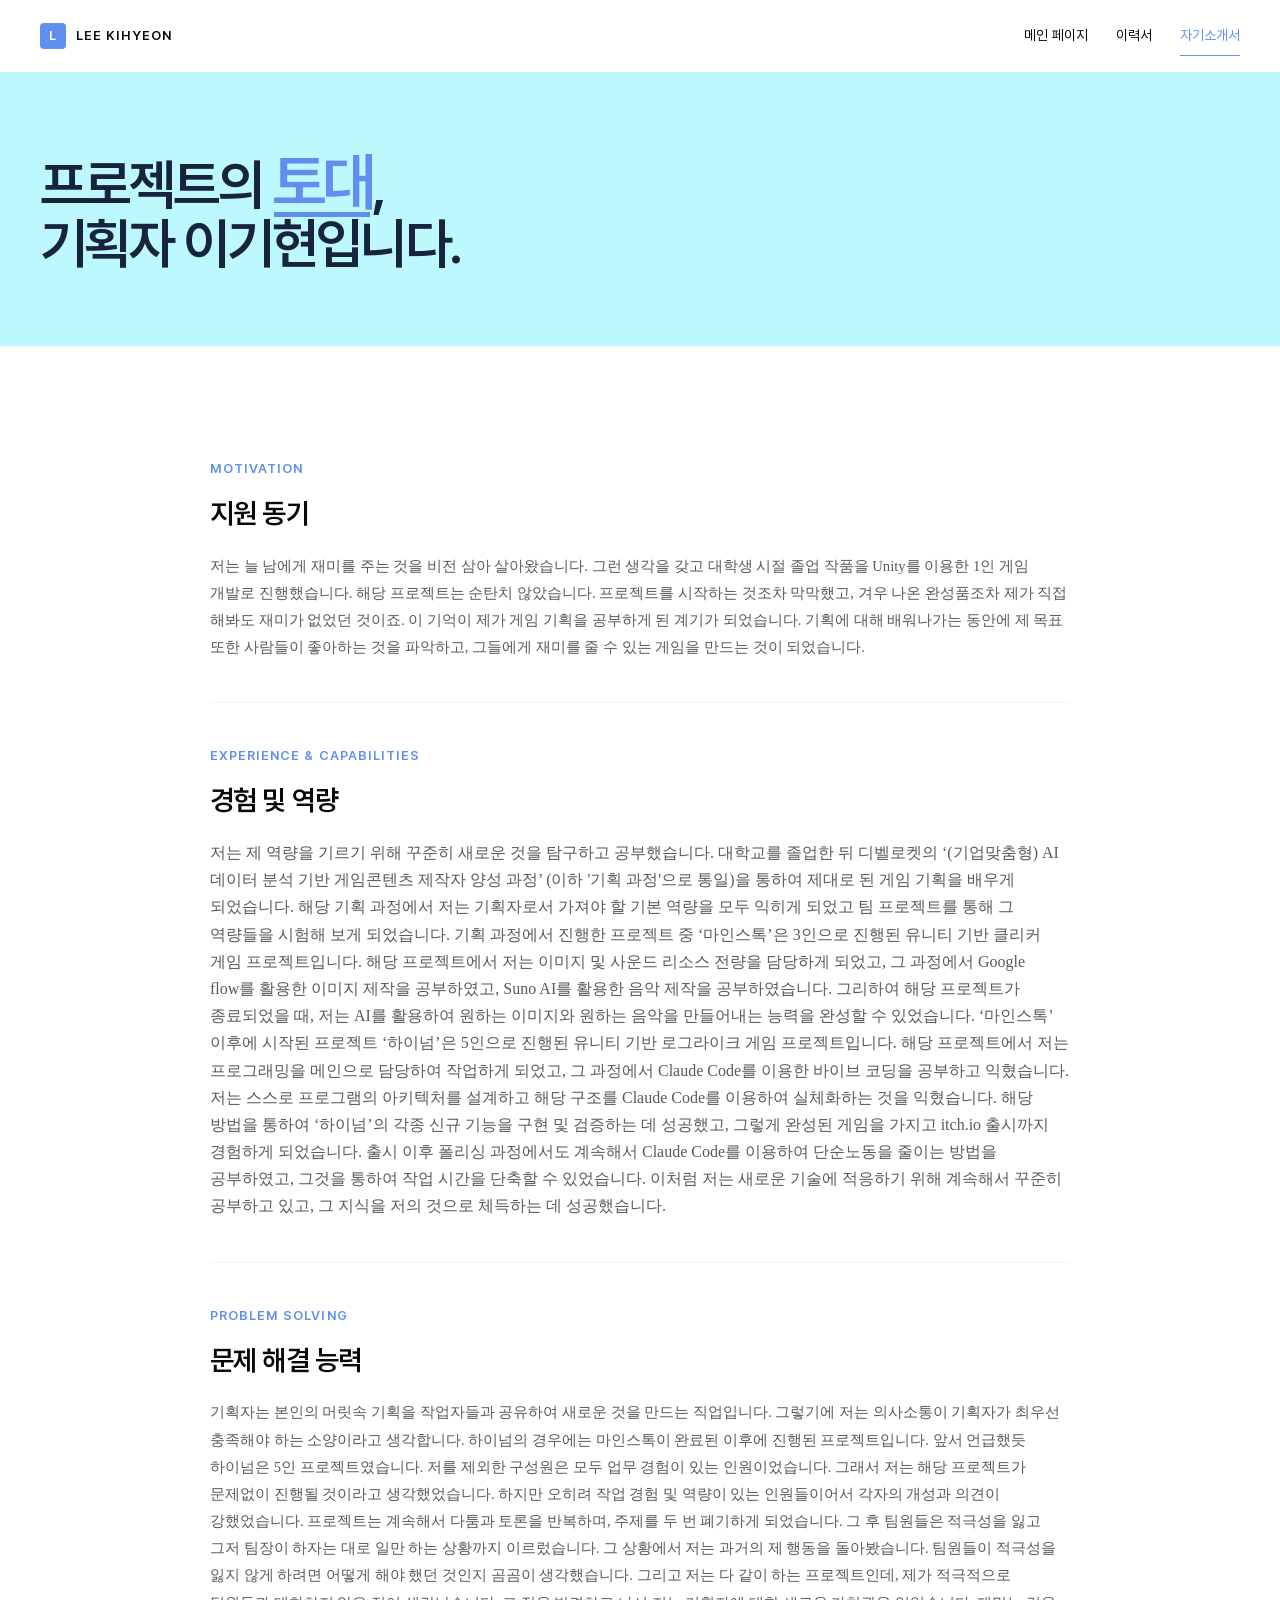
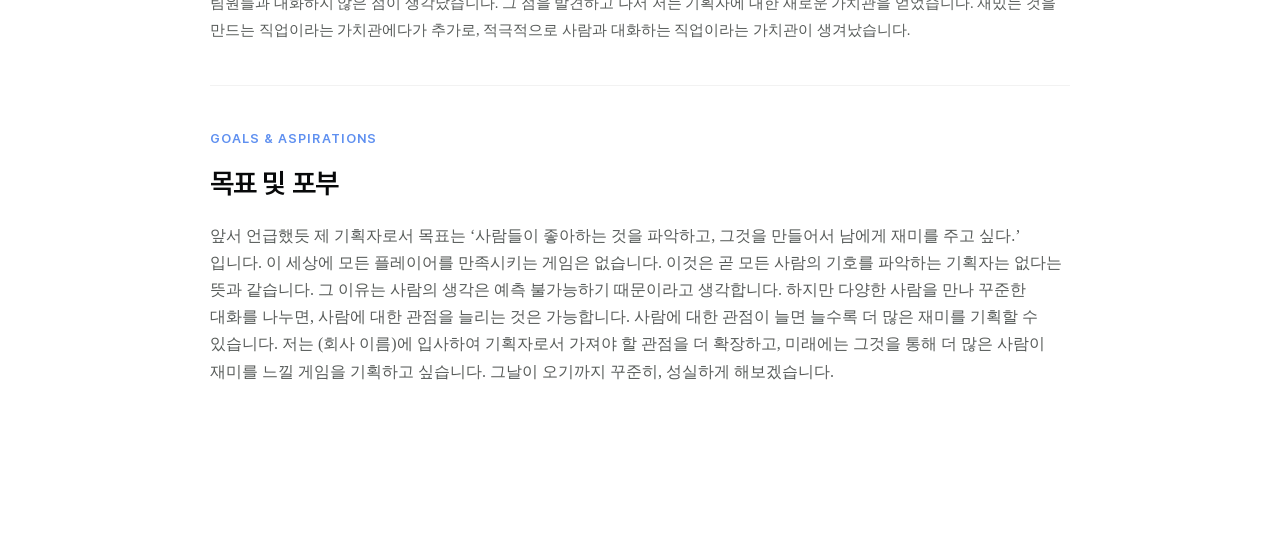
<file: cover-letter.html>
<!doctype html>
<html lang="ko"><head><style>:root{--mint:#5F90F0}.hero{background:#BDF8FC;color:#17233F}.hero p:last-child{opacity:.72}</style>
<meta charset="utf-8"><meta name="viewport" content="width=device-width,initial-scale=1,viewport-fit=cover"><title>이기현 | 자기소개서</title><style>
@font-face{font-family:Pretendard;src:url("fonts/Pretendard-Regular.woff2") format("woff2");font-weight:400;font-display:swap}@font-face{font-family:Pretendard;src:url("fonts/Pretendard-SemiBold.woff2") format("woff2");font-weight:600;font-display:swap}:root{--mint:#5F90F0;--ink:#08090a;--mist:#f2f2f2}*{box-sizing:border-box}html{-webkit-text-size-adjust:100%}body{margin:0;color:var(--ink);font:16px/1.7 Pretendard,-apple-system,BlinkMacSystemFont,"Apple SD Gothic Neo",sans-serif;word-break:keep-all}.topbar{position:sticky;top:0;z-index:4;display:flex;align-items:center;justify-content:space-between;height:72px;padding:0 max(24px,calc((100vw - 1200px)/2));background:#fff}.brand{display:flex;gap:10px;align-items:center;color:inherit;font-size:13px;font-weight:600;letter-spacing:.08em;text-decoration:none}.brand-mark{display:grid;place-items:center;width:26px;height:26px;border-radius:4px;background:var(--mint);color:#fff}nav{display:flex;gap:28px;font-size:14px;font-weight:500}nav a{padding:8px 0;border-bottom:1px solid transparent;color:inherit;text-decoration:none}nav a:hover,nav a.active{color:var(--mint);border-color:var(--mint)}.hero{padding:82px max(24px,calc((100vw - 1200px)/2)) 72px;background:var(--mint);color:#fff}.eyebrow{margin:0 0 14px;font-size:13px;font-weight:600;letter-spacing:.09em;opacity:.84}.hero h1{margin:0;font-size:clamp(44px,6vw,72px);line-height:1.1;letter-spacing:-.05em}.letter{max-width:860px;margin:0 auto;padding:112px 0}.chapter{padding:42px 0;border-top:1px solid var(--mist)}.chapter:first-child{padding-top:0;border-top:0}.chapter h2{margin:0 0 14px;font-size:28px;letter-spacing:-.03em}.chapter p{margin:0;color:#575b59}.tag{display:block;margin-bottom:10px;color:var(--mint);font-size:13px;font-weight:600;letter-spacing:.08em}@media(max-width:900px){.letter{margin:0 24px}}@media(max-width:640px){.topbar{height:62px;padding:0 20px}nav{gap:16px;font-size:13px}.hero{padding:70px 20px 56px}.letter{margin:0 20px;padding:76px 0}.chapter{padding:34px 0}}
.hero{background:#BDF8FC;color:#17233F}.hero p:last-child{opacity:.72}.hero h1{max-width:none;font-size:clamp(15px,4.3vw,64px);font-weight:600;line-height:1.08;letter-spacing:-.065em;white-space:nowrap}.hero h1 em{position:relative;display:inline-block;color:#5F90F0;font-size:calc(1em + 8px);font-style:normal;line-height:.9}.hero h1 em:after{position:absolute;right:2px;bottom:-6px;left:2px;height:5px;background:#5F90F0;content:""}</style></head><body class="">
<header class="topbar"><a class="brand" href="index.html"><span class="brand-mark">L</span><span>LEE KIHYEON</span></a><nav aria-label="페이지 이동"><a href="index.html">메인 페이지</a><a href="resume.html">이력서</a><a class="active" href="cover-letter.html">자기소개서</a></nav></header>
<main><section class="hero"><h1>프로젝트의 <em>토대</em>,<br>기획자 이기현입니다.</h1></section><article class="letter"><section class="chapter"><span class="tag">MOTIVATION</span><h2>지원 동기</h2><p class=""><span style="font-size:11.0pt;mso-bidi-font-size:12.0pt;
font-family:&quot;Noto Sans KR&quot;;mso-bidi-font-family:&quot;Times New Roman&quot;;mso-bidi-theme-font:
minor-bidi;mso-ansi-language:EN-US;mso-fareast-language:KO;mso-bidi-language:
AR-SA">저는 늘 남에게 재미를 주는 것을 비전 삼아 살아왔습니다<span lang="EN-US">. </span>그런 생각을 갖고 대학생 시절
졸업 작품을<span lang="EN-US"> Unity</span>를 이용한<span lang="EN-US"> 1</span>인 게임 개발로 진행했습니다<span lang="EN-US">. </span>해당 프로젝트는 순탄치 않았습니다<span lang="EN-US">. </span>프로젝트를 시작하는 것조차 막막했고<span lang="EN-US">, </span>겨우 나온 완성품조차 제가 직접 해봐도 재미가 없었던 것이죠<span lang="EN-US">. </span>이
기억이 제가 게임 기획을 공부하게 된 계기가 되었습니다<span lang="EN-US">. </span>기획에 대해 배워나가는 동안에 제 목표 또한
사람들이 좋아하는 것을 파악하고<span lang="EN-US">, </span>그들에게 재미를 줄 수 있는 게임을 만드는 것이 되었습니다<span lang="EN-US">.</span></span></p></section><section class="chapter"><span class="tag">EXPERIENCE &amp; CAPABILITIES</span><h2 class="">경험 및 역량</h2><p class=""><p class="MsoNormal"><span style="font-family:&quot;Noto Sans KR&quot;">저는 제 역량을 기르기 위해 꾸준히
새로운 것을 탐구하고 공부했습니다<span lang="EN-US">. </span>대학교를 졸업한 뒤 디벨로켓의 <span lang="EN-US">‘(</span>기업맞춤형<span lang="EN-US">) AI </span>데이터 분석 기반 게임콘텐츠 제작자 양성 과정<span lang="EN-US">’ (</span>이하<span lang="EN-US"> '</span>기획 과정<span lang="EN-US">'</span>으로 통일<span lang="EN-US">)</span>을
통하여 제대로 된 게임 기획을 배우게 되었습니다<span lang="EN-US">. </span>해당 기획 과정에서 저는 기획자로서 가져야 할 기본
역량을 모두 익히게 되었고 팀 프로젝트를 통해 그 역량들을 시험해 보게 되었습니다<span lang="EN-US">. </span>기획 과정에서 진행한
프로젝트 중 <span lang="EN-US">‘</span>마인스톡<span lang="EN-US">’</span>은<span lang="EN-US">
3</span>인으로 진행된 유니티 기반 클리커 게임 프로젝트입니다<span lang="EN-US">. </span>해당 프로젝트에서 저는 이미지
및 사운드 리소스 전량을 담당하게 되었고<span lang="EN-US">, </span>그 과정에서<span lang="EN-US"> Google
flow</span>를 활용한 이미지 제작을 공부하였고<span lang="EN-US">, Suno AI</span>를 활용한 음악 제작을 공부하였습니다<span lang="EN-US">. </span>그리하여 해당 프로젝트가 종료되었을 때<span lang="EN-US">, </span>저는<span lang="EN-US"> AI</span>를 활용하여 원하는 이미지와 원하는 음악을 만들어내는 능력을 완성할 수 있었습니다<span lang="EN-US">. ‘</span>마인스톡<span lang="EN-US">’ </span>이후에 시작된 프로젝트 <span lang="EN-US">‘</span>하이넘<span lang="EN-US">’</span>은<span lang="EN-US"> 5</span>인으로 진행된
유니티 기반 로그라이크 게임 프로젝트입니다<span lang="EN-US">. </span>해당 프로젝트에서 저는 프로그래밍을 메인으로 담당하여 작업하게
되었고<span lang="EN-US">, </span>그 과정에서<span lang="EN-US"> Claude Code</span>를 이용한 바이브
코딩을 공부하고 익혔습니다<span lang="EN-US">. </span>저는 스스로 프로그램의 아키텍처를 설계하고 해당 구조를<span lang="EN-US"> Claude Code</span>를 이용하여 실체화하는 것을 익혔습니다<span lang="EN-US">. </span>해당
방법을 통하여 <span lang="EN-US">‘</span>하이넘<span lang="EN-US">’</span>의 각종 신규 기능을 구현 및 검증하는
데 성공했고<span lang="EN-US">, </span>그렇게 완성된 게임을 가지고<span lang="EN-US"> itch.io </span>출시까지
경험하게 되었습니다<span lang="EN-US">. </span>출시 이후 폴리싱 과정에서도 계속해서<span lang="EN-US">
Claude Code</span>를 이용하여 단순노동을 줄이는 방법을 공부하였고<span lang="EN-US">, </span>그것을 통하여 작업
시간을 단축할 수 있었습니다<span lang="EN-US">. </span>이처럼 저는 새로운 기술에 적응하기 위해 계속해서 꾸준히 공부하고 있고<span lang="EN-US">, </span>그 지식을 저의 것으로 체득하는 데 성공했습니다<span lang="EN-US">.<o:p></o:p></span></span></p></p></section><section class="chapter"><span class="tag">PROBLEM SOLVING</span><h2>문제 해결 능력</h2><p class=""><span style="font-size:11.0pt;mso-bidi-font-size:12.0pt;
font-family:&quot;Noto Sans KR&quot;;mso-bidi-font-family:&quot;Times New Roman&quot;;mso-bidi-theme-font:
minor-bidi;mso-ansi-language:EN-US;mso-fareast-language:KO;mso-bidi-language:
AR-SA">기획자는 본인의 머릿속 기획을 작업자들과 공유하여 새로운 것을 만드는 직업입니다<span lang="EN-US">. </span>그렇기에
저는 의사소통이 기획자가 최우선 충족해야 하는 소양이라고 생각합니다<span lang="EN-US">. </span>하이넘의 경우에는 마인스톡이 완료된
이후에 진행된 프로젝트입니다<span lang="EN-US">. </span>앞서 언급했듯 하이넘은<span lang="EN-US"> 5</span>인
프로젝트였습니다<span lang="EN-US">. </span>저를 제외한 구성원은 모두 업무 경험이 있는 인원이었습니다<span lang="EN-US">. </span>그래서 저는 해당 프로젝트가 문제없이 진행될 것이라고 생각했었습니다<span lang="EN-US">. </span>하지만
오히려 작업 경험 및 역량이 있는 인원들이어서 각자의 개성과 의견이 강했었습니다<span lang="EN-US">. </span>프로젝트는 계속해서
다툼과 토론을 반복하며<span lang="EN-US">, </span>주제를 두 번 폐기하게 되었습니다<span lang="EN-US">. </span>그
후 팀원들은 적극성을 잃고 그저 팀장이 하자는 대로 일만 하는 상황까지 이르렀습니다<span lang="EN-US">. </span>그 상황에서 저는
과거의 제 행동을 돌아봤습니다<span lang="EN-US">. </span>팀원들이 적극성을 잃지 않게 하려면 어떻게 해야 했던 것인지 곰곰이
생각했습니다<span lang="EN-US">. </span>그리고 저는 다 같이 하는 프로젝트인데<span lang="EN-US">, </span>제가
적극적으로 팀원들과 대화하지 않은 점이 생각났습니다<span lang="EN-US">. </span>그 점을 발견하고 나서 저는 기획자에 대한 새로운
가치관을 얻었습니다<span lang="EN-US">. </span>재밌는 것을 만드는 직업이라는 가치관에다가 추가로<span lang="EN-US">, </span>적극적으로 사람과 대화하는 직업이라는 가치관이 생겨났습니다<span lang="EN-US">.</span></span></p></section><section class="chapter"><span class="tag">GOALS &amp; ASPIRATIONS</span><h2>목표 및 포부</h2><p class="MsoNormal"><span style="font-family:&quot;Noto Sans KR&quot;">앞서 언급했듯 제 기획자로서 목표는 <span lang="EN-US">‘</span>사람들이
좋아하는 것을 파악하고<span lang="EN-US">, </span>그것을 만들어서 남에게 재미를 주고 싶다<span lang="EN-US">.’
</span>입니다<span lang="EN-US">. </span>이 세상에 모든 플레이어를 만족시키는 게임은 없습니다<span lang="EN-US">. </span>이것은 곧 모든 사람의 기호를 파악하는 기획자는 없다는 뜻과 같습니다<span lang="EN-US">. </span>그
이유는 사람의 생각은 예측 불가능하기 때문이라고 생각합니다<span lang="EN-US">. </span>하지만 다양한 사람을 만나 꾸준한 대화를
나누면<span lang="EN-US">, </span>사람에 대한 관점을 늘리는 것은 가능합니다<span lang="EN-US">. </span>사람에
대한 관점이 늘면 늘수록 더 많은 재미를 기획할 수 있습니다<span lang="EN-US">. </span>저는<span lang="EN-US">
(</span>회사 이름<span lang="EN-US">)</span>에 입사하여 기획자로서 가져야 할 관점을 더 확장하고<span lang="EN-US">, </span>미래에는 그것을 통해 더 많은 사람이 재미를 느낄 게임을 기획하고 싶습니다<span lang="EN-US">.
</span>그날이 오기까지 꾸준히<span lang="EN-US">, </span>성실하게 해보겠습니다<span lang="EN-US">.<o:p></o:p></span></span></p></section></article></main>
</body></html>
</file>
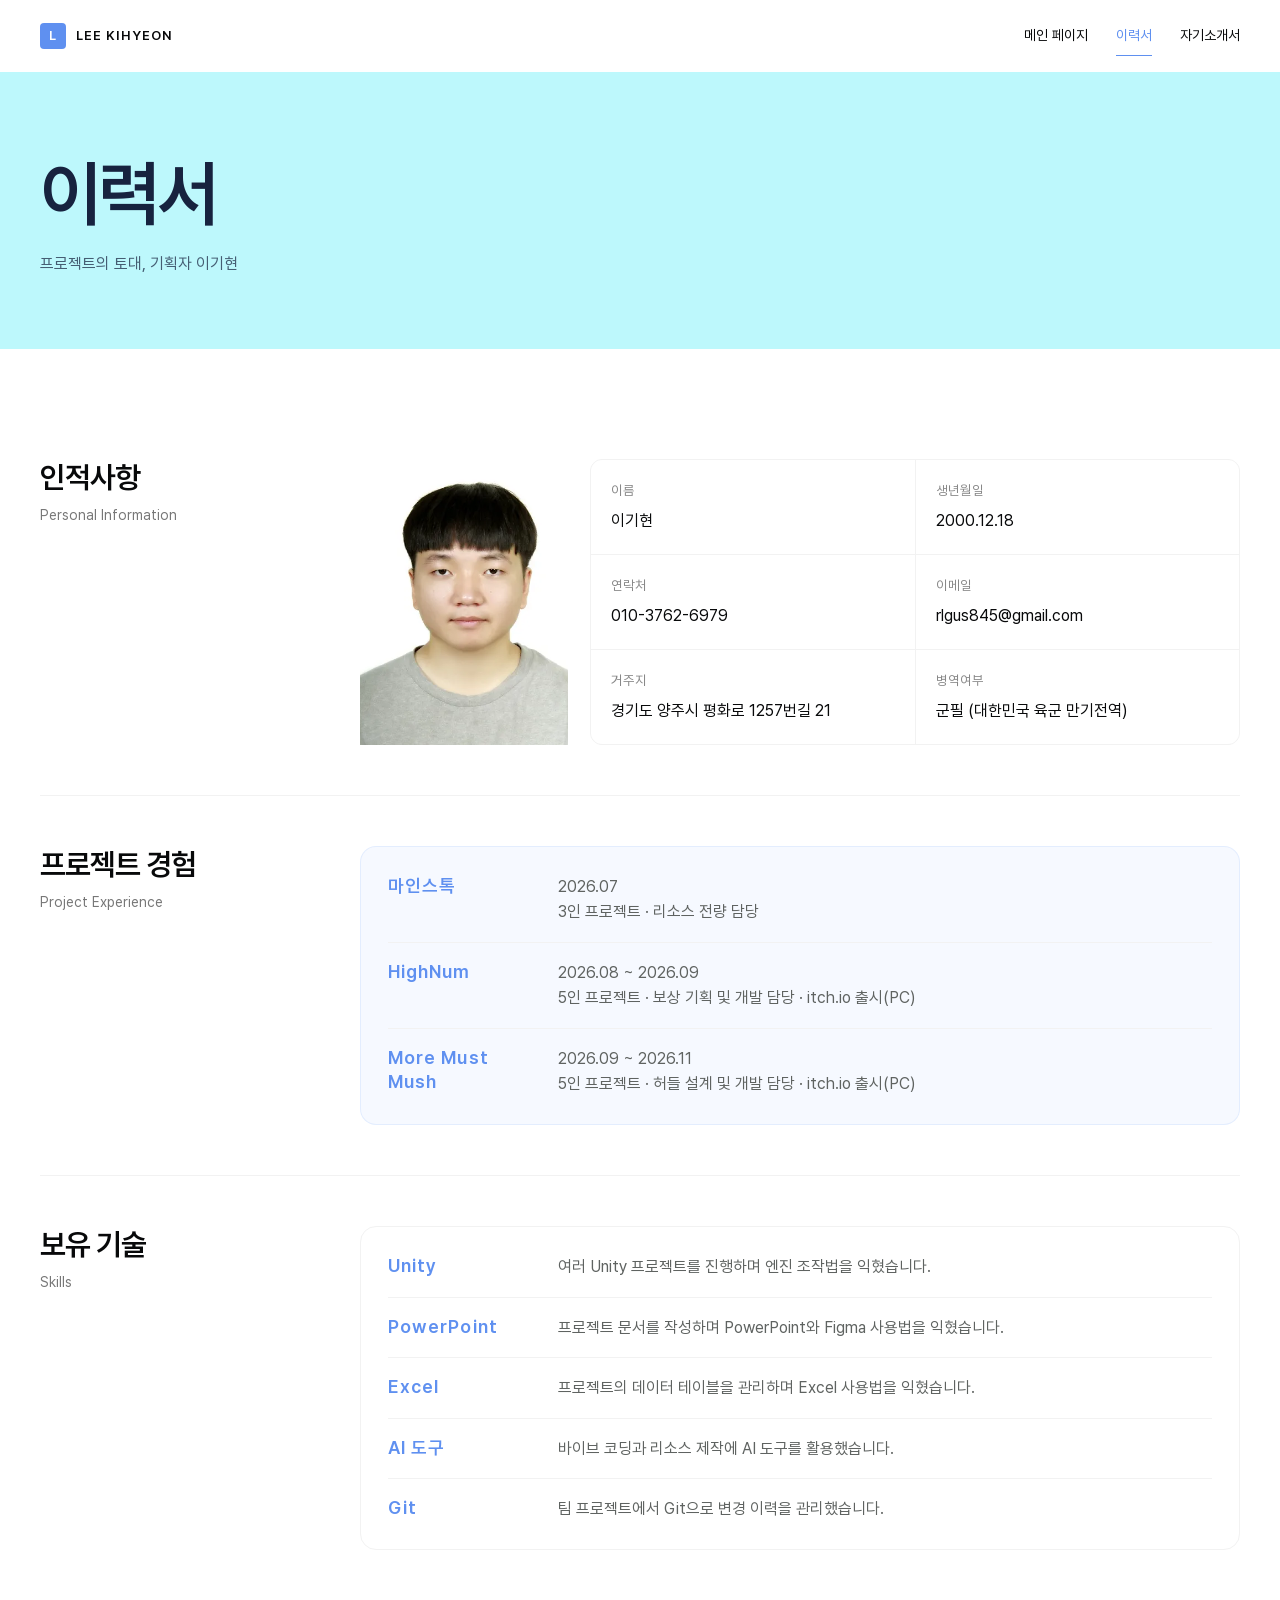
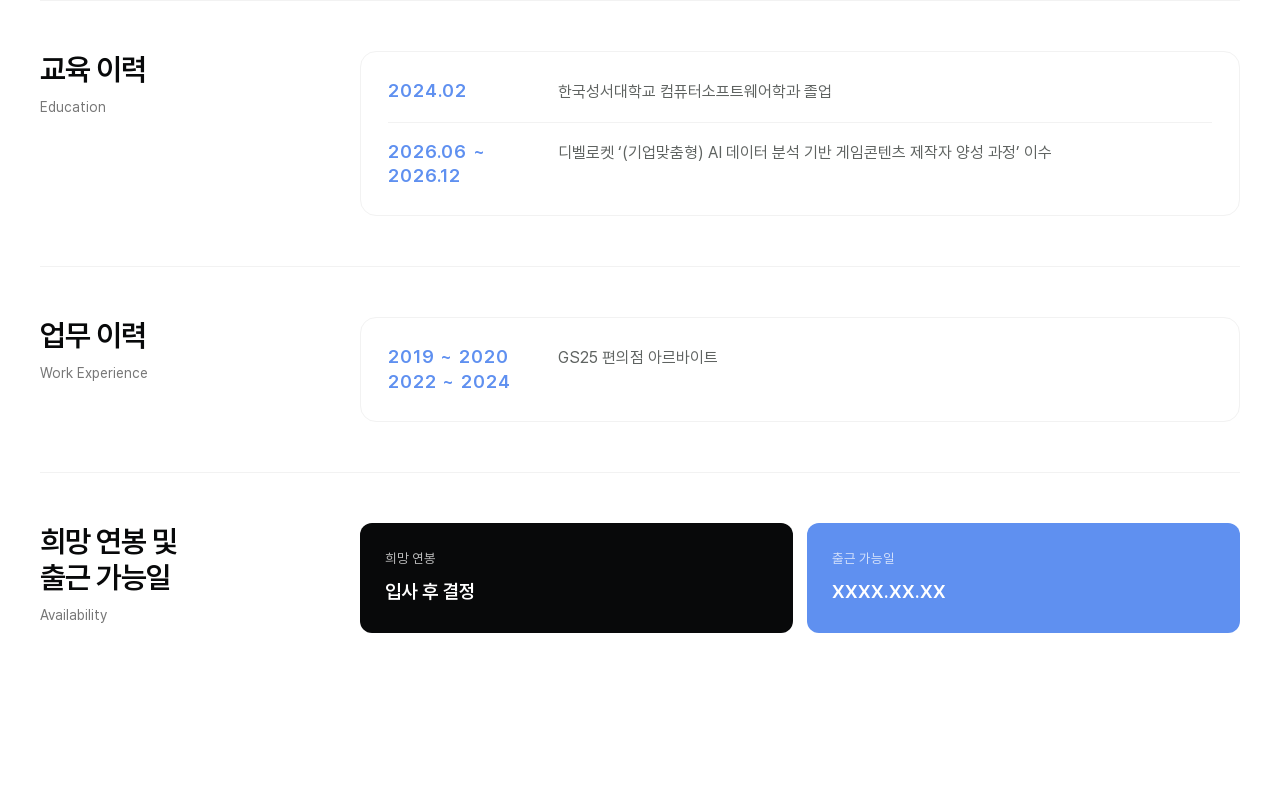
<file: resume.html>
<!doctype html>
<html lang="ko"><head><style>:root{--mint:#5F90F0}.hero{background:#BDF8FC;color:#17233F}.hero p:last-child{opacity:.72}.card.tint{border-color:rgba(95,144,240,.18);background:rgba(95,144,240,.07)}</style>
<meta charset="utf-8"><meta name="viewport" content="width=device-width,initial-scale=1,viewport-fit=cover"><title>이기현 | 이력서</title><style>
@font-face{font-family:Pretendard;src:url("fonts/Pretendard-Regular.woff2") format("woff2");font-weight:400;font-display:swap}@font-face{font-family:Pretendard;src:url("fonts/Pretendard-SemiBold.woff2") format("woff2");font-weight:600;font-display:swap}:root{--mint:#5F90F0;--ink:#08090a;--mist:#f2f2f2}*{box-sizing:border-box}html{-webkit-text-size-adjust:100%}body{margin:0;color:var(--ink);font:16px/1.6 Pretendard,-apple-system,BlinkMacSystemFont,"Apple SD Gothic Neo",sans-serif;word-break:keep-all}.topbar{position:sticky;top:0;z-index:4;display:flex;align-items:center;justify-content:space-between;height:72px;padding:0 max(24px,calc((100vw - 1200px)/2));background:#fff}.brand{display:flex;align-items:center;gap:10px;color:inherit;font-size:13px;font-weight:600;letter-spacing:.08em;text-decoration:none}.brand-mark{display:grid;place-items:center;width:26px;height:26px;border-radius:4px;background:var(--mint);color:#fff}nav{display:flex;gap:28px;font-size:14px;font-weight:500}nav a{padding:8px 0;border-bottom:1px solid transparent;color:inherit;text-decoration:none}nav a:hover,nav a.active{color:var(--mint);border-color:var(--mint)}.hero{padding:82px max(24px,calc((100vw - 1200px)/2)) 72px;background:var(--mint);color:#fff}.eyebrow{margin:0 0 14px;font-size:13px;font-weight:600;letter-spacing:.09em;opacity:.84}.hero h1{margin:0;font-size:clamp(44px,6vw,72px);line-height:1.1;letter-spacing:-.05em}.hero p:last-child{margin:18px 0 0;opacity:.82}.resume{max-width:1200px;margin:0 auto;padding:110px 0}.block{display:grid;grid-template-columns:250px 1fr;gap:70px;padding:50px 0;border-top:1px solid var(--mist)}.block:first-child{padding-top:0;border-top:0}.label h2{margin:0;font-size:30px;line-height:1.2;letter-spacing:-.035em}.label p{margin:9px 0 0;color:#777;font-size:14px}.card{padding:27px;border:1px solid var(--mist);border-radius:16px}.card.tint{border-color:rgba(95,144,240,.12);background:rgba(95,144,240,.055)}.card p{margin:0;color:#5f6361}.card strong{color:var(--mint)}.personal-content{display:grid;grid-template-columns:180px 1fr;gap:22px;align-items:start}.photo-slot{display:grid;place-items:center;width:100%;aspect-ratio:3/4;overflow:hidden;border:0;border-radius:0;background:transparent;font-size:40px;font-weight:400;letter-spacing:.04em}.photo-slot img{width:100%;height:100%;object-fit:cover}.grid{display:grid;grid-template-columns:1fr 1fr;gap:1px;overflow:hidden;border:1px solid var(--mist);border-radius:12px;background:var(--mist)}.grid div{min-height:92px;padding:20px;background:#fff}.grid small{display:block;margin-bottom:7px;color:#888}.grid p{margin:0;font-weight:500}.row{display:grid;grid-template-columns:200px 1fr;gap:20px;padding:17px 0;border-bottom:1px solid var(--mist)}.row:last-child{padding-bottom:0;border-bottom:0}.row:first-child{padding-top:0}.row span{color:var(--mint);font-size:26px;line-height:1.25;font-weight:600;letter-spacing:.06em}.chips{display:flex;flex-wrap:wrap;gap:9px}.chips span{padding:8px 12px;border:1px solid rgba(95,144,240,.25);border-radius:4px;color:var(--mint);font-size:14px;font-weight:500}.availability{display:grid;grid-template-columns:1fr 1fr;gap:14px}.availability div{padding:25px;border-radius:12px;background:var(--ink);color:#fff}.availability div+div{background:var(--mint)}.availability small{display:block;margin-bottom:8px;opacity:.72}.availability p{margin:0;font-size:19px;font-weight:600}@media(max-width:900px){.resume{margin:0 24px}.block{grid-template-columns:1fr;gap:24px}}@media(max-width:640px){.topbar{height:62px;padding:0 20px}nav{gap:16px;font-size:13px}.hero{padding:70px 20px 56px}.resume{margin:0 20px;padding:76px 0}.block{padding:38px 0}.personal-content{grid-template-columns:132px 1fr;gap:14px}.photo-slot{font-size:30px}.grid,.availability{grid-template-columns:1fr}.row{grid-template-columns:1fr;gap:5px}.label h2{font-size:27px}.card{padding:22px}}
    .personal-content{grid-template-columns:208px 1fr;align-items:stretch}.photo-slot{height:100%;aspect-ratio:3/4}.row{grid-template-columns:150px 1fr}.row span{font-size:18px;line-height:1.35}@media(max-width:640px){.personal-content{grid-template-columns:132px 1fr;align-items:start}.photo-slot{height:auto}.row{grid-template-columns:1fr}}.hero{background:#BDF8FC;color:#17233F}.hero p:last-child{opacity:.72}
</style></head><body class="">
<header class="topbar"><a class="brand" href="index.html"><span class="brand-mark">L</span><span>LEE KIHYEON</span></a><nav aria-label="페이지 이동"><a href="index.html">메인 페이지</a><a class="active" href="resume.html">이력서</a><a href="cover-letter.html">자기소개서</a></nav></header>
<main><section class="hero"><h1>이력서</h1><p>프로젝트의 토대, 기획자 이기현</p></section><div class="resume">
<section class="block"><div class="label"><h2>인적사항</h2><p>Personal Information</p></div><div class="personal-content"><div class="photo-slot"><img src="images/id-photo.webp" alt="이기현 증명사진" class=""></div><div class="grid"><div><small>이름</small><p>이기현</p></div><div><small>생년월일</small><p>2000.12.18</p></div><div><small>연락처</small><p>010-3762-6979</p></div><div><small>이메일</small><p>rlgus845@gmail.com</p></div><div><small>거주지</small><p>경기도 양주시 평화로 1257번길 21</p></div><div><small>병역여부</small><p>군필 (대한민국 육군 만기전역)</p></div></div></div></section>
<section class="block">
  <div class="label"><h2>프로젝트 경험</h2><p>Project Experience</p></div>
  <div class="card tint">
    <div class="row"><span>마인스톡</span><p>2026.07<br>3인 프로젝트 · 리소스 전량 담당</p></div>
    <div class="row"><span>HighNum</span><p>2026.08 ~ 2026.09<br>5인 프로젝트 · 보상 기획 및 개발 담당 · itch.io 출시(PC)</p></div>
    <div class="row"><span>More Must Mush</span><p>2026.09 ~ 2026.11<br>5인 프로젝트 · 허들 설계 및 개발 담당 · itch.io 출시(PC)</p></div>
  </div>
</section>
<section class="block">
  <div class="label"><h2>보유 기술</h2><p>Skills</p></div>
  <div class="card">
    <div class="row"><span>Unity</span><p>여러 Unity 프로젝트를 진행하며 엔진 조작법을 익혔습니다.</p></div>
    <div class="row"><span>PowerPoint</span><p>프로젝트 문서를 작성하며 PowerPoint와 Figma 사용법을 익혔습니다.</p></div>
    <div class="row"><span>Excel</span><p>프로젝트의 데이터 테이블을 관리하며 Excel 사용법을 익혔습니다.</p></div>
    <div class="row"><span>AI 도구</span><p>바이브 코딩과 리소스 제작에 AI 도구를 활용했습니다.</p></div>
    <div class="row"><span>Git</span><p>팀 프로젝트에서 Git으로 변경 이력을 관리했습니다.</p></div>
  </div>
</section>
<section class="block"><div class="label"><h2>교육 이력</h2><p>Education</p></div><div class="card"><div class="row"><span>2024.02</span><p>한국성서대학교 컴퓨터소프트웨어학과 졸업</p></div><div class="row"><span>2026.06 ~ 2026.12</span><p>디벨로켓 ‘(기업맞춤형) AI 데이터 분석 기반 게임콘텐츠 제작자 양성 과정’ 이수</p></div></div></section>
<section class="block">
  <div class="label"><h2>업무 이력</h2><p>Work Experience</p></div>
  <div class="card">
    <div class="row"><span>2019 ~ 2020<br>2022 ~ 2024</span><p>GS25 편의점 아르바이트</p></div>
  </div>
</section>
<section class="block"><div class="label"><h2>희망 연봉 및<br>출근 가능일</h2><p>Availability</p></div><div class="availability"><div><small>희망 연봉</small><p>입사 후 결정</p></div><div><small>출근 가능일</small><p>XXXX.XX.XX</p></div></div></section>
</div></main>
</body></html>
</file>
